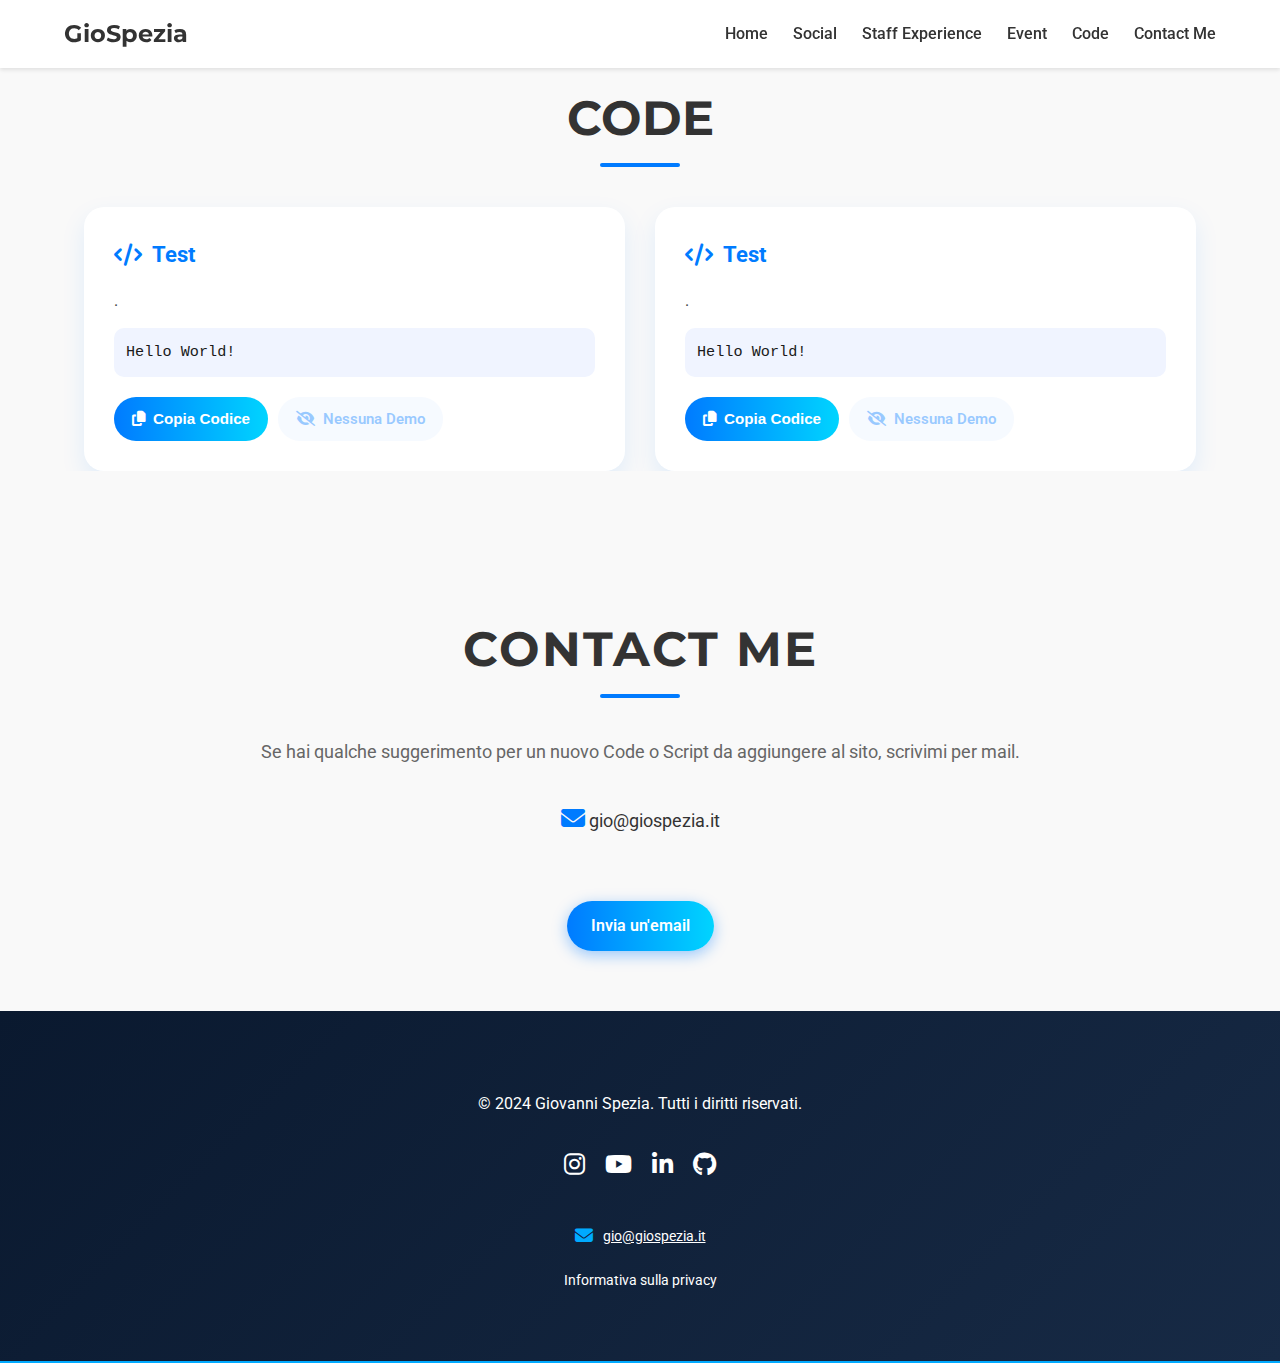
<file: code.html>
<!DOCTYPE html>
<html lang="it">
<head>
    <meta charset="UTF-8">
    <meta name="viewport" content="width=device-width, initial-scale=1.0">
    <title>Code - GioSpezia</title>
    <link rel="stylesheet" href="style.css">
    <link rel="stylesheet" href="https://cdnjs.cloudflare.com/ajax/libs/font-awesome/6.4.0/css/all.min.css">
    <link href="https://fonts.googleapis.com/css2?family=Roboto:wght@400;700&family=Montserrat:wght@600&display=swap" rel="stylesheet">
    <link rel="icon" href="img/icon.png" type="image/png">
</head>
<body>
    <canvas id="fireworksCanvas"></canvas>
    
    <header class="navbar">
        <div class="container">
            <div class="logo">
                <a href="index.html">GioSpezia</a>
            </div>
            <nav>
                <ul class="nav-links">
                    <li><a href="index.html" class="nav-link">Home</a></li>
                    <li><a href="social.html" class="nav-link">Social</a></li>
                    <li><a href="staffexp.html" class="nav-link">Staff Experience</a></li>
                    <li><a href="eventi.html" class="nav-link">Event</a></li>
                    <li><a href="code.html" class="nav-link">Code</a></li>
                    <li><a href="index.html#contact" class="nav-link">Contact Me</a></li>
                </ul>
            </nav>
            <div class="hamburger">
                <span></span>
                <span></span>
                <span></span>
            </div>
        </div>
    </header>

    <!-- Sezione Code Gallery -->
    <section class="code-section">
        <div class="container">
            <h2 class="animate-title">CODE</h2>
            <p class="section-subtitle"></p>
    
            <div class="code-cards">
                <!-- Card 1 -->
                <div class="code-card tilt">
                    <div class="code-header">
                        <i class="fas fa-code code-icon"></i>
                        <h3>Test</h3>
                    </div>
                    <p class="code-description">.</p>
                    <pre class="code-preview">Hello World!</pre>
                    <div class="code-actions">
                        <button class="copy-btn" onclick="copyToClipboard(`<p>Hello World!</p>`)">
                            <i class="fas fa-copy"></i> Copia Codice
                        </button>
                        <a href="#" class="demo-btn disabled"><i class="fas fa-eye-slash"></i> Nessuna Demo</a>
                    </div>
                </div>

                <!-- Card 2 -->
                <div class="code-card tilt">
                    <div class="code-header">
                        <i class="fas fa-code code-icon"></i>
                        <h3>Test</h3>
                    </div>
                    <p class="code-description">.</p>
                    <pre class="code-preview">Hello World!</pre>
                    <div class="code-actions">
                        <button class="copy-btn" onclick="copyToClipboard(`<p>Hello World!</p>`)">
                            <i class="fas fa-copy"></i> Copia Codice
                        </button>
                        <a href="#" class="demo-btn disabled"><i class="fas fa-eye-slash"></i> Nessuna Demo</a>
                    </div>
                </div>
            </div>
        </div>
    </section>     

    <!-- Sezione Contact Me -->
    <section id="contact" class="contact-section">
        <h2>Contact Me</h2>
        <p>Se hai qualche suggerimento per un nuovo Code o Script da aggiungere al sito, scrivimi per mail.</p>
        <div class="contact-info">
            <p><i class="fas fa-envelope contact-icon"></i> gio@giospezia.it</p>
        </div>
        <a href="mailto:gio@giospezia.it?subject=Richiesta%20di%20contatto" class="contact-btn">Invia un'email</a>
    </section>

    <!-- Footer -->
    <footer class="footer">
        <div class="container">
            <div class="footer-content">
                <p>&copy; 2024 Giovanni Spezia. Tutti i diritti riservati.</p>
                <div class="social-icons">
                    <a href="https://www.instagram.com/giospezia06/" target="_blank"><i class="fab fa-instagram"></i></a>
                    <a href="https://www.youtube.com/@GioSpezia" target="_blank"><i class="fab fa-youtube"></i></a>
                    <a href="https://www.linkedin.com/in/giovanni-spezia-71577124b/" target="_blank"><i class="fab fa-linkedin-in"></i></a>
                    <a href="https://github.com/giovannispezia" target="_blank"><i class="fab fa-github"></i></a>
                </div>
                <div class="quick-contact">
                    <div>
                        <i class="fas fa-envelope"></i> <a href="mailto:gio@giospezia.it">gio@giospezia.it</a>
                    </div>
                </div>
                <!-- Privacy Policy Link -->
                <div class="privacy-policy">
                    <a href="privacy.html" class="privacy-link">Informativa sulla privacy</a>
                </div>
            </div>
        </div>
    </footer>

    <!-- JavaScript -->            
    <script src="script.js"></script>

    <script>
        function copyToClipboard(code) {
            navigator.clipboard.writeText(code).then(() => {
                alert("Codice copiato!");
            }).catch(err => {
                alert("Errore nella copia.");
                console.error(err);
            });
        }
    </script>        
</body>
</html>
</file>
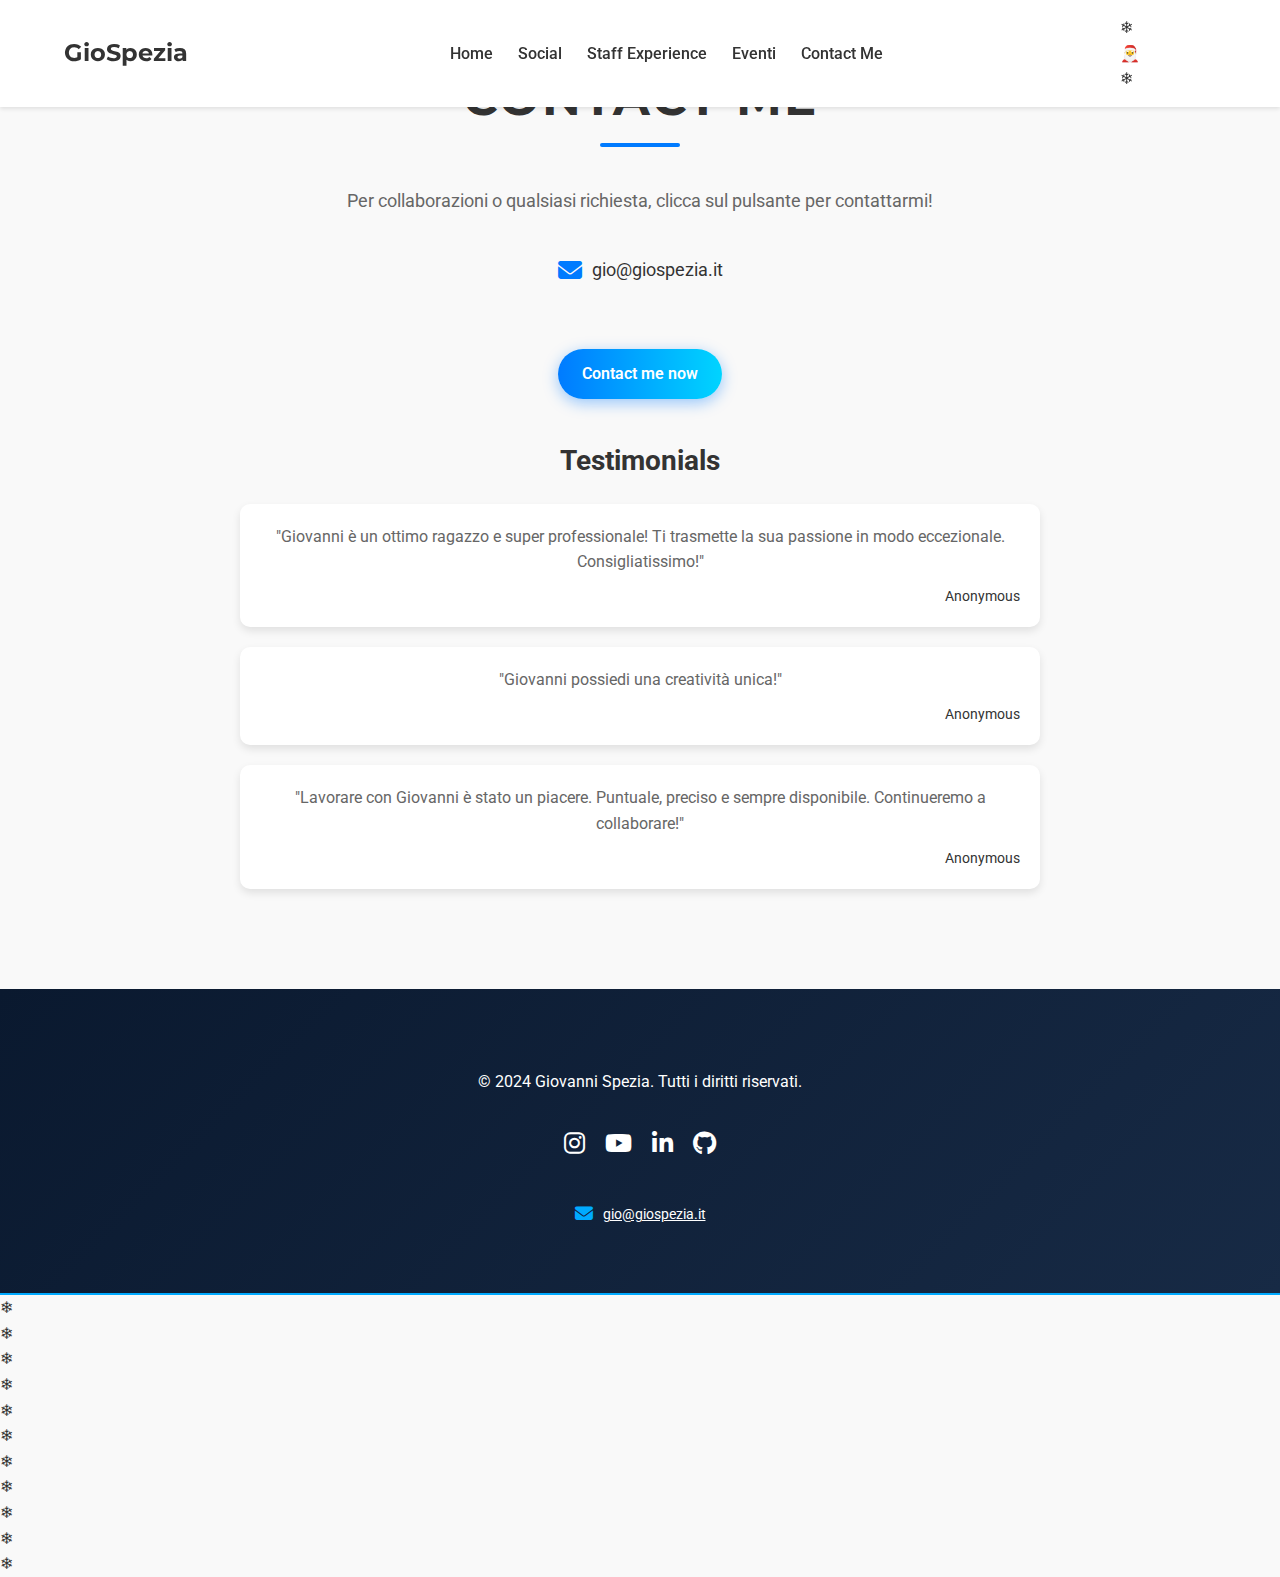
<file: contact.html>
<!DOCTYPE html>
<html lang="it">
<head>
    <meta charset="UTF-8">
    <meta name="viewport" content="width=device-width, initial-scale=1.0">
    <title>Contact Me - GioSpezia</title>
    <link rel="stylesheet" href="style.css">
    <link rel="stylesheet" href="https://cdnjs.cloudflare.com/ajax/libs/font-awesome/6.4.0/css/all.min.css">
    <link href="https://fonts.googleapis.com/css2?family=Roboto:wght@400;700&family=Montserrat:wght@600&display=swap" rel="stylesheet">
    <link rel="icon" href="img/avatar (1).png" type="image/png">
</head>
<body>
    <header class="navbar">
        <div class="container">
            <div class="logo">
                <a href="index.html">GioSpezia</a>
            </div>
            <nav>
                <ul class="nav-links">
                    <li><a href="index.html" class="nav-link">Home</a></li>
                    <li><a href="social.html" class="nav-link">Social</a></li>
                    <li><a href="staffexp.html" class="nav-link">Staff Experience</a></li>
                    <li><a href="eventi.html" class="nav-link">Eventi</a></li>
                    <li><a href="#" class="nav-link">Contact Me</a></li>
                </ul>
            </nav>
            <div class="hamburger">
                <span></span>
                <span></span>
                <span></span>
            </div>
            <div class="christmas-section">
                <div class="snowflake">❄</div>
                <div class="christmas-text"><a href="natale.html">🎅 Christmas</a></div>
                <div class="snowflake">❄</div>
            </div>
        </div>
    </header>

    <!-- Sezione Contact Me -->
    <section id="contact" class="contact-section">
        <div class="container">
            <h2>Contact Me</h2>
            <p>Per collaborazioni o qualsiasi richiesta, clicca sul pulsante per contattarmi!</p>
            <div class="contact-info">
                <i class="fas fa-envelope contact-icon"></i>
                <p>gio@giospezia.it</p>
            </div>
            <a href="https://giovannispezia.wixsite.com/ilmiosito" class="contact-btn">Contact me now</a>
            
            <!-- Sezione Testimonianze -->
            <div class="testimonials-section">
                <h3>Testimonials</h3>
                <div class="testimonials">
                    <div class="testimonial">
                        <p>"Giovanni è un ottimo ragazzo e super professionale! Ti trasmette la sua passione in modo eccezionale. Consigliatissimo!"</p>
                        <span>Anonymous</span>
                    </div>
                    <div class="testimonial">
                        <p>"Giovanni possiedi una creatività unica!"</p>
                        <span>Anonymous</span>
                    </div>
                    <div class="testimonial">
                        <p>"Lavorare con Giovanni è stato un piacere. Puntuale, preciso e sempre disponibile. Continueremo a collaborare!"</p>
                        <span>Anonymous</span>
                    </div>
                </div>
            </div>
        </div>
    </section>

    <!-- Footer -->
    <footer class="footer">
        <div class="container">
            <div class="footer-content">
                <p>&copy; 2024 Giovanni Spezia. Tutti i diritti riservati.</p>
                <div class="social-icons">
                    <a href="https://www.instagram.com/giospezia06/" target="_blank"><i class="fab fa-instagram"></i></a>
                    <a href="https://www.youtube.com/@GioSpezia" target="_blank"><i class="fab fa-youtube"></i></a>
                    <a href="https://www.linkedin.com/in/giovanni-spezia-71577124b/" target="_blank"><i class="fab fa-linkedin-in"></i></a>
                    <a href="https://github.com/giovannispezia" target="_blank"><i class="fab fa-github"></i></a>
                </div>
                <div class="quick-contact">
                    <div>
                        <i class="fas fa-envelope"></i> <a href="mailto:gio@giospezia.it">gio@giospezia.it</a>
                    </div>
                </div>
            </div>
        </div>
    </footer>    

    <!-- Effetto neve -->
    <div class="snowflakes" aria-hidden="true">
        <!-- Aggiunti più fiocchi di neve -->
        <div class="snowflake">❄</div>
        <div class="snowflake">❄</div>
        <div class="snowflake">❄</div>
        <div class="snowflake">❄</div>
        <div class="snowflake">❄</div>
        <div class="snowflake">❄</div>
        <div class="snowflake">❄</div>
        <div class="snowflake">❄</div>
        <div class="snowflake">❄</div>
        <div class="snowflake">❄</div>
        <div class="snowflake">❄</div>
    </div>

    <!-- Back to Top Button -->
    <button id="back-to-top"><i class="fas fa-chevron-up"></i></button>

    <!-- JavaScript -->
    <script src="script.js"></script>
</body>
</html>
</file>
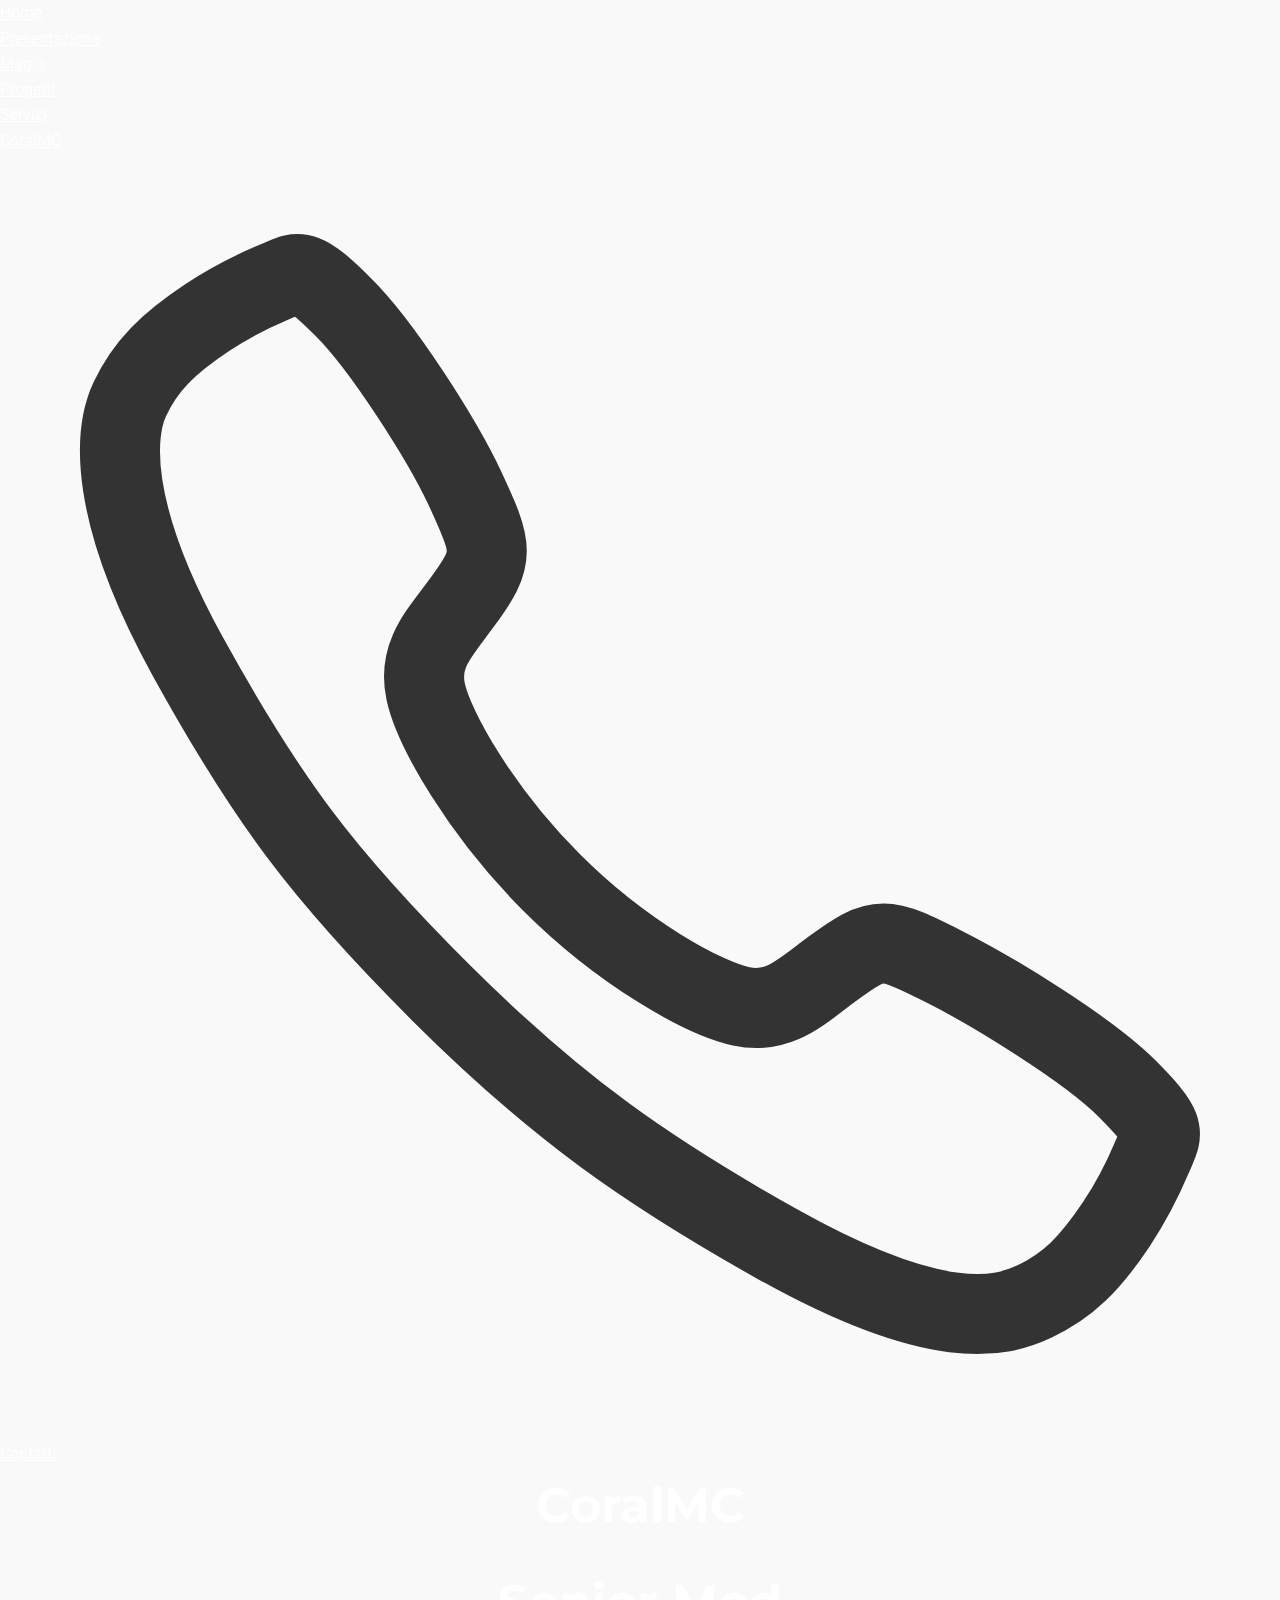
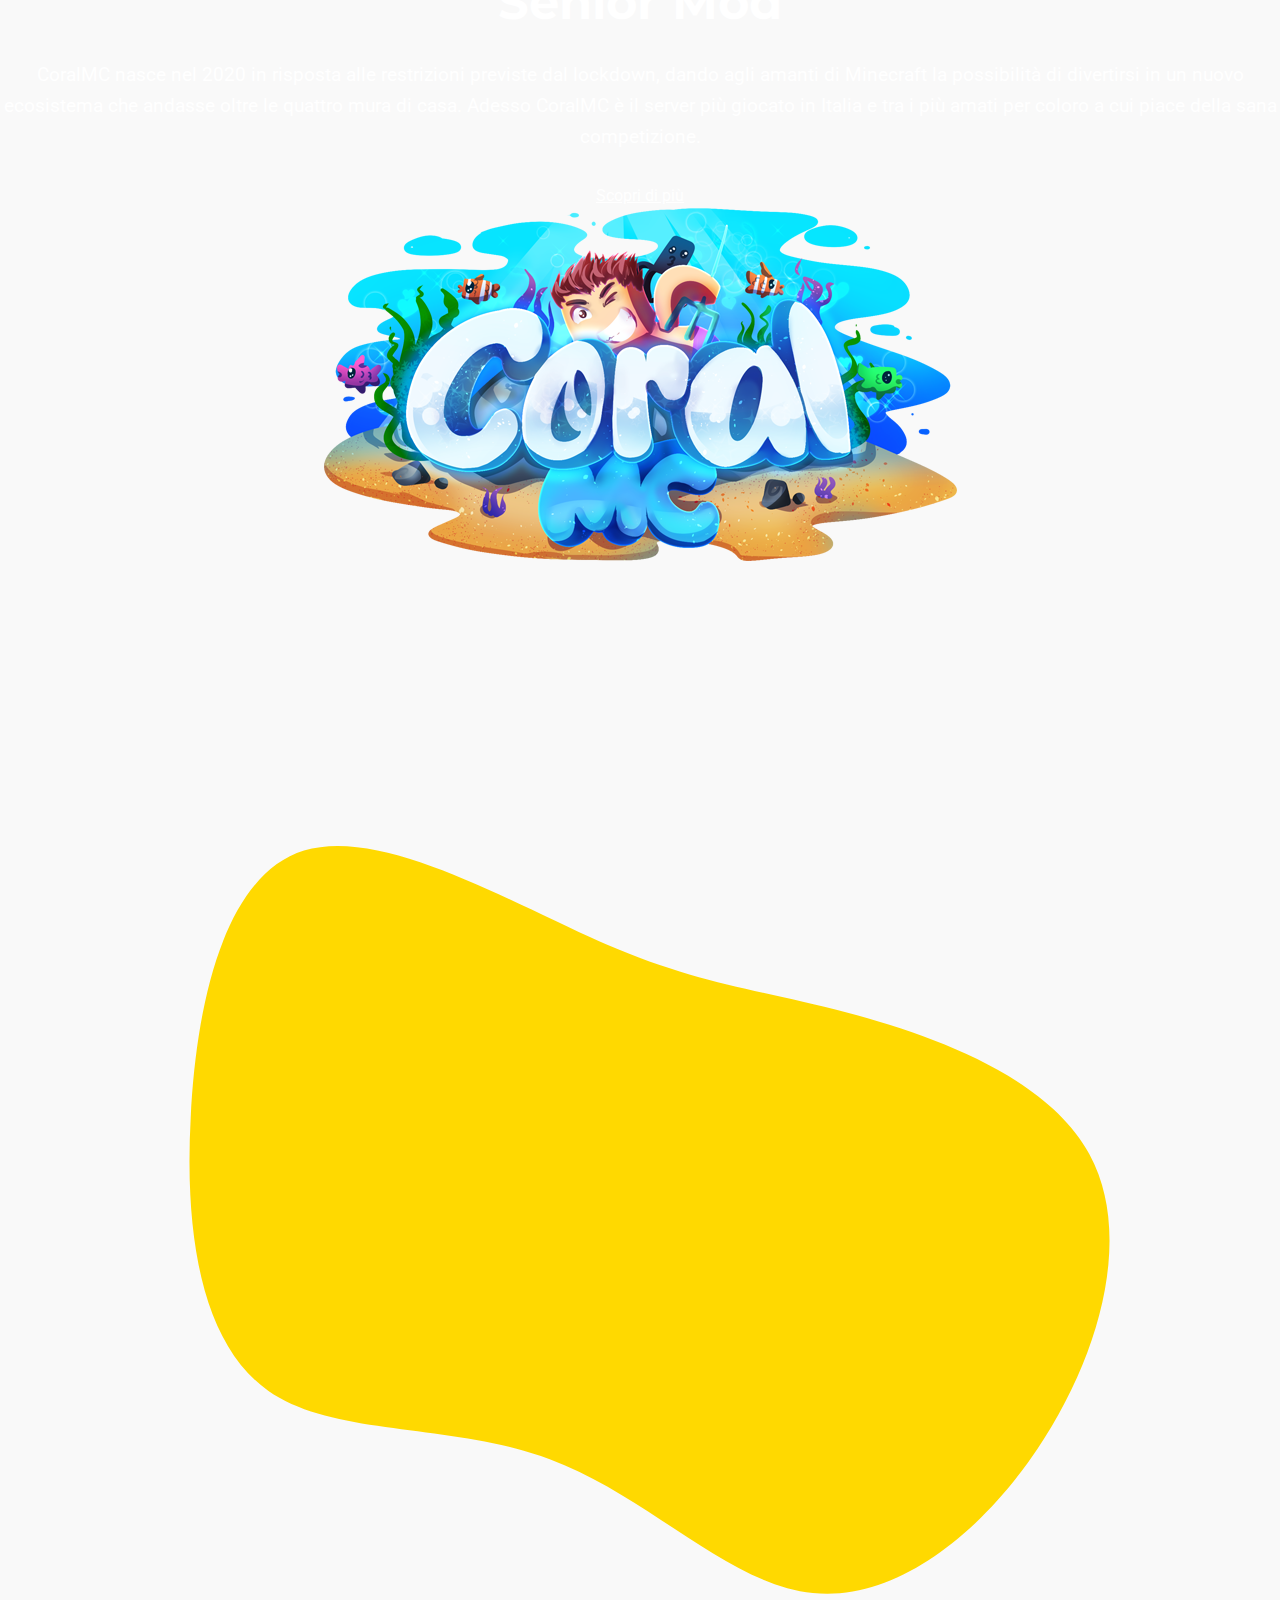
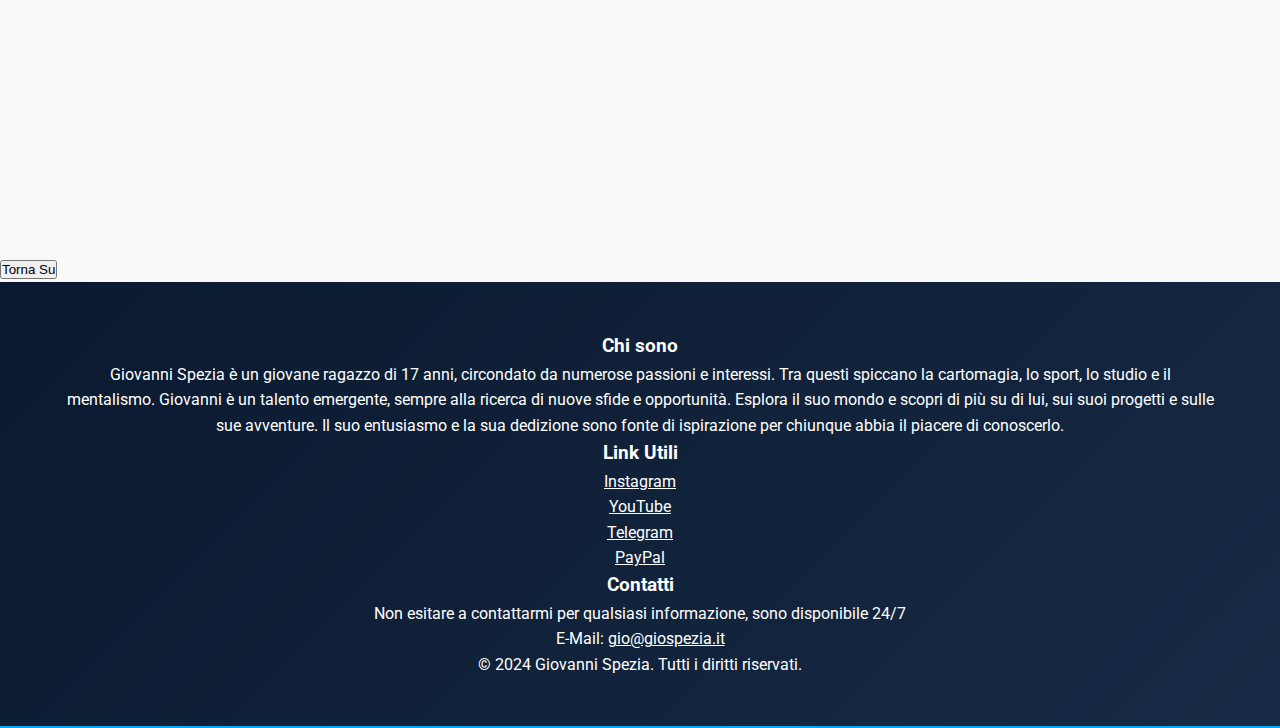
<file: coralmc.html>
<!DOCTYPE html>
<html lang="it">
<head>
  <meta charset="UTF-8">
  <meta name="viewport" content="width=device-width, initial-scale=1.0">
  <meta http-equiv="X-UA-Compatible" content="ie=edge">
  <title>CoralMC | Giovanni Spezia</title>
  <link href="https://fonts.googleapis.com/css2?family=Inter:wght@400;700&display=swap" rel="stylesheet">
  <link rel="stylesheet" href="style.css">
  <link rel="shortcut icon" href="img/avatar.png"/>
</head>
<body>

<header class="header">
  <div class="header__content">
    <ul class="header__menu">
        <li><a href="index.html">Home</a></li>
        <li><a href="index.html#presentazione">Presentazione</a></li>
        <li><a href="magia.html"">Magia</a></li>
        <li><a href="index.html#progetti">Progetti</a></li>
        <li><a href="index.html#servizi">Servizi</a></li>
        <li><a href="#" class="underline">CoralMC</a></li>
    </ul>
    <div class="header__quick">
      <svg xmlns="http://www.w3.org/2000/svg" class="ionicon" viewBox="0 0 512 512"><title>Call</title><path d="M451 374c-15.88-16-54.34-39.35-73-48.76-24.3-12.24-26.3-13.24-45.4.95-12.74 9.47-21.21 17.93-36.12 14.75s-47.31-21.11-75.68-49.39-47.34-61.62-50.53-76.48 5.41-23.23 14.79-36c13.22-18 12.22-21 .92-45.3-8.81-18.9-32.84-57-48.9-72.8C119.9 44 119.9 47 108.83 51.6A160.15 160.15 0 0083 65.37C67 76 58.12 84.83 51.91 98.1s-9 44.38 23.07 102.64 54.57 88.05 101.14 134.49S258.5 406.64 310.85 436c64.76 36.27 89.6 29.2 102.91 23s22.18-15 32.83-31a159.09 159.09 0 0013.8-25.8C465 391.17 468 391.17 451 374z" fill="none" stroke="currentColor" stroke-miterlimit="10" stroke-width="32"/></svg>
      <a class="button-small" href="https://giovannispezia.wixsite.com/ilmiosito">Contatti</a>
      <div class="icon-hamburger">
        <span></span>
        <span></span>
      </div>
    </div>
  </div>
</header>

<div class="overflow-h">
  <div class="grid hero">
    <div class="col-50 p-3 relative">
      <h1 class="text-1">CoralMC</h1>
      <h1 class="text-3">Senior Mod</h1>
      <p>
        CoralMC nasce nel 2020 in risposta alle restrizioni previste dal lockdown, dando agli amanti di Minecraft la possibilità di divertirsi in un nuovo ecosistema che andasse oltre le quattro mura di casa. Adesso CoralMC è il server più giocato in Italia e tra i più amati per coloro a cui piace della sana competizione.
      </p>
      <a href="https://www.coralmc.it" target="_blank" class="button">Scopri di più</a>
    </div>
    <div class="col-50 p-3 relative">
      <img src="img/coralmc.png" class="img-res img-round" alt="CoralMC">
      <svg class="blob" viewBox="0 0 200 200" xmlns="http://www.w3.org/2000/svg">
        <path fill="#ffd900" d="M32.3,-30.7C45.9,-27.1,63.6,-20.7,70.2,-8.6C76.8,3.5,72.4,21.3,63.2,35.8C54,50.3,40.2,61.4,27,60C13.8,58.7,1.3,44.8,-14.1,39.1C-29.5,33.3,-47.7,35.7,-58.1,28.4C-68.5,21,-71.2,4,-70.2,-14.3C-69.3,-32.6,-64.8,-52.2,-52.5,-56C-40.2,-59.8,-20.1,-47.8,-5.4,-41.4C9.4,-35,18.8,-34.3,32.3,-30.7Z" transform="translate(100 100)" />
      </svg>
    </div>
  </div>

  <!-- Tasto Torna su -->
  <button onclick="scrollToTop()" id="btnTop" title="Torna su">Torna Su</button>

  <!-- Telegram -->
  <script src="https://static.elfsight.com/platform/platform.js" data-use-service-core defer></script>
  <div class="elfsight-app-cf5fbfb4-83d7-411a-8481-abe43f403b7a" data-elfsight-app-lazy></div>

  <footer class="footer">
    <div class="container">
      <div class="footer__content">
        <div class="footer__section">
          <h3>Chi sono</h3>
          <p>Giovanni Spezia è un giovane ragazzo di 17 anni, circondato da numerose passioni e interessi. Tra questi spiccano la cartomagia, lo sport, lo studio e il mentalismo. 
            Giovanni è un talento emergente, sempre alla ricerca di nuove sfide e opportunità. 
            Esplora il suo mondo e scopri di più su di lui, sui suoi progetti e sulle sue avventure. 
            Il suo entusiasmo e la sua dedizione sono fonte di ispirazione per chiunque abbia il piacere di conoscerlo.</p>            
        </div>
        <div class="footer__section">
          <h3>Link Utili</h3>
          <ul>
            <li><a href="https://www.instagram.com/giospezia06/" class="titlelink" target="blank">Instagram</a></li>
            <li><a href="https://www.youtube.com/@giospezia" class="titlelink" target="blank">YouTube</a></li>
            <li><a href="https://t.me/GiovaSpezia" class="titlelink" target="blank">Telegram</a></li>
            <li><a href="https://paypal.me/GioSpezia" class="titlelink" target="blank">PayPal</a></li>
          </ul>
        </div>
        <div id="contattami" class="footer__section">
          <h3>Contatti</h3>
          <p>Non esitare a contattarmi per qualsiasi informazione, sono disponibile 24/7</p>
          <p>E-Mail: <a class="titlelink" href="mailto:gio@giospezia.it">gio@giospezia.it</a></p>
        </div>
      </div>
    </div>
    <div class="footer__bottom">
      <p>&copy; 2024 Giovanni Spezia. Tutti i diritti riservati.</p>
    </div>
  </footer>
  <!-- To Top Script -->
  <script>
    window.onscroll = function() {
      document.getElementById("btnTop").style.display = (document.body.scrollTop > 20 || document.documentElement.scrollTop > 20) ? "block" : "none";
    };

    function scrollToTop() {
      document.body.scrollTop = 0;
      document.documentElement.scrollTop = 0;
    }
  </script>

  <!-- Menu Toggle Script -->
  <script>
    document.querySelector('.icon-hamburger').addEventListener("click", function() {
      document.body.classList.toggle('menu-open');
    });

    document.querySelectorAll('.header__menu a').forEach((item) => {
      item.addEventListener("click", function() {
        document.querySelectorAll('.header__menu a').forEach((el) => el.classList.remove('underline'));
        item.classList.add('underline');
        document.body.classList.remove('menu-open');
      });
    });

    // Parallax Effect for Images in .hero
    window.addEventListener('scroll', function() {
      let winPos = window.pageYOffset;
      document.querySelectorAll('.hero img').forEach((img) => {
        let rect = img.getBoundingClientRect();
        if (winPos > rect.top) {
          img.style.transform = `translateY(${rect.top * -0.13}px)`;
        }
      });
    });
  </script>

</body>
</html>
</file>
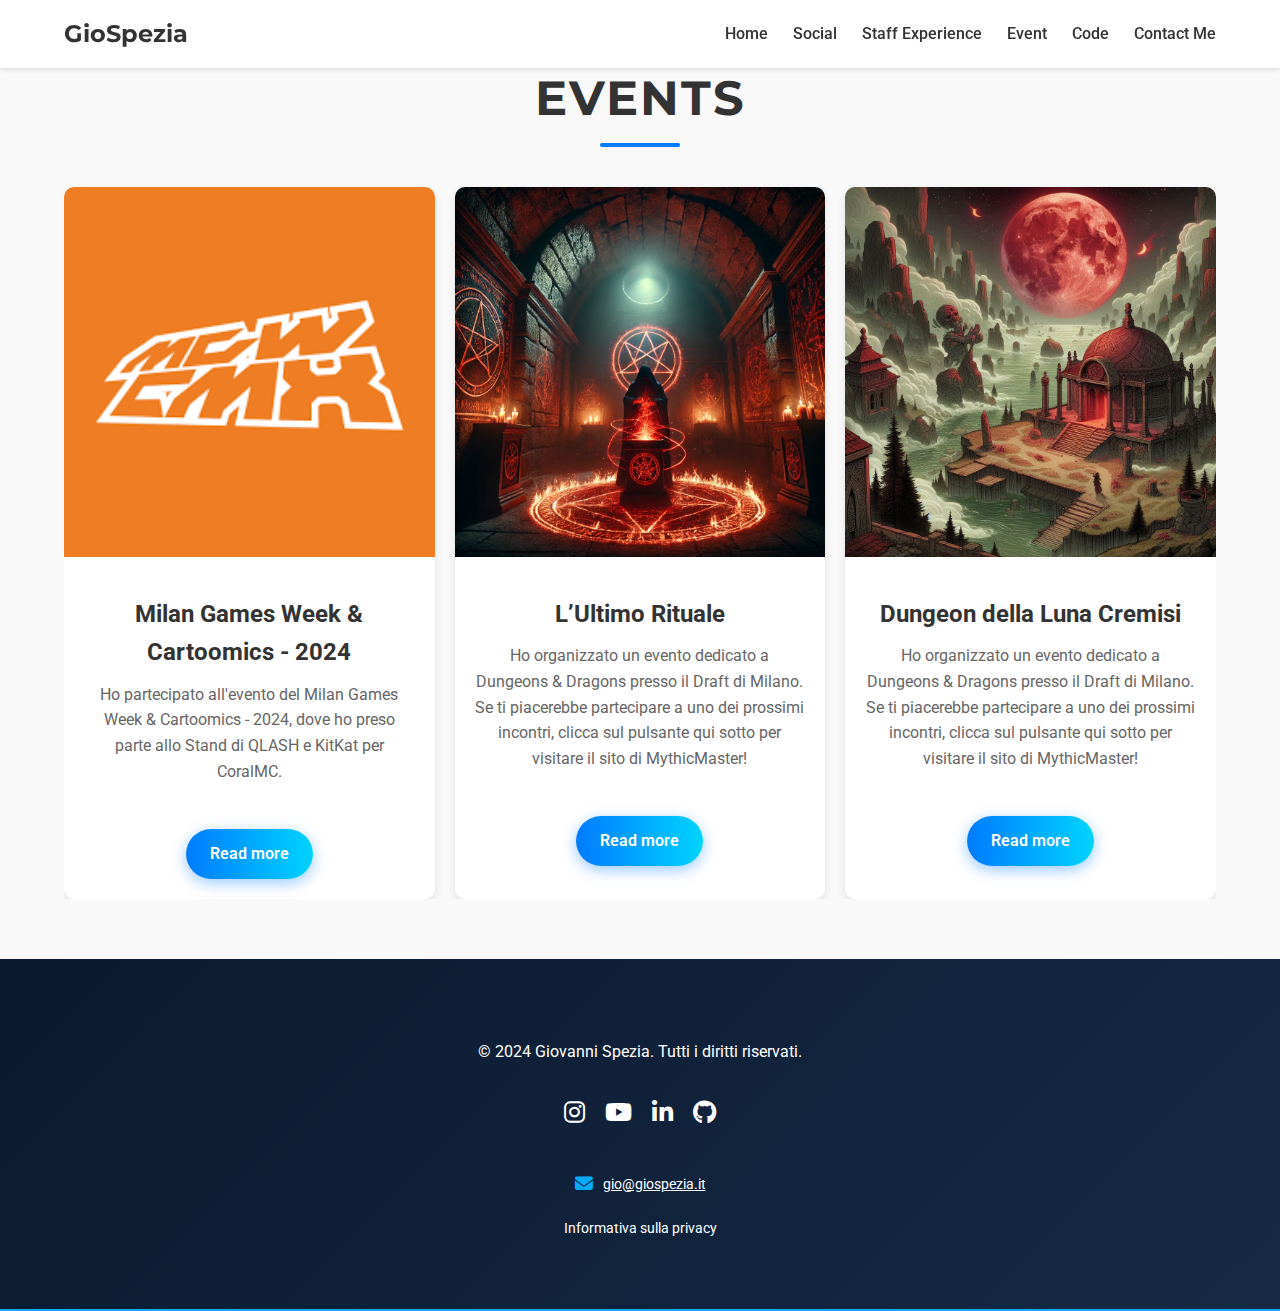
<file: eventi.html>
<!DOCTYPE html>
<html lang="it">
<head>
    <meta charset="UTF-8">
    <meta name="viewport" content="width=device-width, initial-scale=1.0">
    <title>Event - GioSpezia</title>
    <link rel="stylesheet" href="style.css">
    <link rel="stylesheet" href="https://cdnjs.cloudflare.com/ajax/libs/font-awesome/6.4.0/css/all.min.css">
    <link href="https://fonts.googleapis.com/css2?family=Roboto:wght@400;700&family=Montserrat:wght@600&display=swap" rel="stylesheet">
    <link rel="icon" href="img/icon.png" type="image/png">
</head>
<body>
    <canvas id="fireworksCanvas"></canvas>
    
    <header class="navbar">
        <div class="container">
            <div class="logo">
                <a href="index.html">GioSpezia</a>
            </div>
            <nav>
                <ul class="nav-links">
                    <li><a href="index.html" class="nav-link">Home</a></li>
                    <li><a href="social.html" class="nav-link">Social</a></li>
                    <li><a href="staffexp.html" class="nav-link">Staff Experience</a></li>
                    <li><a href="#eventi" class="nav-link">Event</a></li>
                    <li><a href="code.html" class="nav-link">Code</a></li>
                    <li><a href="index.html#contact" class="nav-link">Contact Me</a></li>
                </ul>
            </nav>
            <div class="hamburger">
                <span></span>
                <span></span>
                <span></span>
            </div>
        </div>
    </header>

    <!-- Sezione Eventi Partecipati -->
    <section id="events" class="events-section">
        <div class="container">
            <h2>Events</h2>
            <div class="events-grid">
                <div class="event-card">
                    <img src="img/GW.png" alt="Evento 1">
                    <div class="event-info">
                        <h3>Milan Games Week & Cartoomics - 2024</h3>
                        <p>Ho partecipato all'evento del Milan Games Week & Cartoomics - 2024, dove ho preso parte allo Stand di QLASH e KitKat per CoralMC.</p>
                        <a href="https://www.milangamesweek.it/" target="_blank" class="btn-primary">Read more</a>
                    </div>
                </div>
                <div class="events-grid">
                    <div class="event-card">
                        <img src="img/UltimoRituale.png" alt="Evento 2">
                        <div class="event-info">
                            <h3>L’Ultimo Rituale</h3>
                            <p>Ho organizzato un evento dedicato a Dungeons & Dragons presso il Draft di Milano. Se ti piacerebbe partecipare a uno dei prossimi incontri, clicca sul pulsante qui sotto per visitare il sito di MythicMaster!</p>
                            <a href="https://giovannispezia.github.io/MythicMaster/eventi.html" class="btn-primary">Read more</a>
                        </div>
                    </div>
                </div>
                <div class="events-grid">
                    <div class="event-card">
                        <img src="img/DungeonLucaCremisi.png" alt="Evento 3">
                        <div class="event-info">
                            <h3>Dungeon della Luna Cremisi</h3>
                            <p>Ho organizzato un evento dedicato a Dungeons & Dragons presso il Draft di Milano. Se ti piacerebbe partecipare a uno dei prossimi incontri, clicca sul pulsante qui sotto per visitare il sito di MythicMaster!</p>
                            <a href="https://giovannispezia.github.io/MythicMaster/eventi.html" class="btn-primary">Read more</a>
                        </div>
                    </div>
                </div>
            </div>
        </div>
    </section>

    <!-- Footer -->
    <footer class="footer">
        <div class="container">
            <div class="footer-content">
                <p>&copy; 2024 Giovanni Spezia. Tutti i diritti riservati.</p>
                <div class="social-icons">
                    <a href="https://www.instagram.com/giospezia06/" target="_blank"><i class="fab fa-instagram"></i></a>
                    <a href="https://www.youtube.com/@GioSpezia" target="_blank"><i class="fab fa-youtube"></i></a>
                    <a href="https://www.linkedin.com/in/giovanni-spezia-71577124b/" target="_blank"><i class="fab fa-linkedin-in"></i></a>
                    <a href="https://github.com/giovannispezia" target="_blank"><i class="fab fa-github"></i></a>
                </div>
                <div class="quick-contact">
                    <div>
                        <i class="fas fa-envelope"></i> <a href="mailto:gio@giospezia.it">gio@giospezia.it</a>
                    </div>
                </div>
                <!-- Privacy Policy Link -->
                <div class="privacy-policy">
                    <a href="privacy.html" class="privacy-link">Informativa sulla privacy</a>
                </div>
            </div>
        </div>
    </footer>

    <!-- JavaScript -->
    <script src="script.js"></script>
</body>
</html>
</file>
<file: jarvis.html>
<!DOCTYPE html>
<html lang="it">
<head>
  <meta charset="UTF-8" />
  <meta name="viewport" content="width=device-width, initial-scale=1.0"/>
  <title>J.A.R.V.I.S | GioSpezia</title>
  <link rel="stylesheet" href="style.css"/>
  <link rel="stylesheet" href="https://cdnjs.cloudflare.com/ajax/libs/font-awesome/6.4.0/css/all.min.css"/>
  <link href="https://fonts.googleapis.com/css2?family=Roboto:wght@400;700&family=Montserrat:wght@600&display=swap" rel="stylesheet"/>
  <link rel="icon" href="img/icon.png" type="image/png"/>

  <!-- ====== STILI SPECIFICI J.A.R.V.I.S ====== -->
  <style>
    /* Sezione principale */
    .jarvis-section{
      padding:100px 20px;
      background:linear-gradient(135deg,#fdfdfd,#f3f6fa);
      display:flex;flex-direction:column;align-items:center
    }

    /* Titolo nero con linea colorata */
    .jarvis-header{text-align:center;margin-bottom:50px;position:relative}
    .jarvis-header h2{
      font-size:3rem;font-family:'Montserrat',sans-serif;font-weight:700;color:#111;
      display:inline-block;margin-bottom:20px;position:relative
    }
    .jarvis-header h2::after{
      content:"";width:100px;height:5px;border-radius:3px;
      background-color: #007BFF;
      position:absolute;left:50%;bottom:-12px;transform:translateX(-50%);
      box-shadow:0 0 14px rgba(0,123,255,.35)
    }
    .jarvis-header p{color:#666;font-size:1.1rem;margin-top:10px}

    /* Chat box (glassmorphism) */
    .chat-box{
      width:100%;max-width:850px;height:520px;background:rgba(255,255,255,.75);
      backdrop-filter:blur(12px);-webkit-backdrop-filter:blur(12px);
      border-radius:20px;border:1px solid rgba(200,200,200,.5);
      box-shadow:0 12px 30px rgba(0,0,0,.12);
      display:flex;flex-direction:column;overflow:hidden;transition:.3s
    }
    .chat-box:hover{transform:translateY(-4px);box-shadow:0 16px 40px rgba(0,0,0,.15)}

    /* Area messaggi */
    .chat-messages{
      flex:1;padding:24px;overflow-y:auto;display:flex;flex-direction:column;gap:14px;scroll-behavior:smooth
    }
    .chat-messages::-webkit-scrollbar{width:8px}
    .chat-messages::-webkit-scrollbar-thumb{background:#c5c5c5;border-radius:10px}
    .chat-messages::-webkit-scrollbar-track{background:#f0f0f0}

    /* Bolle messaggi */
    .message{
      max-width:75%;padding:14px 18px;border-radius:18px;font-size:1rem;line-height:1.5;
      word-wrap:break-word;animation:fadeIn .3s ease;position:relative
    }
    .user-msg{
      align-self:flex-end;color:#fff;background:linear-gradient(135deg,#007BFF,#00D4FF);
      border-bottom-right-radius:6px;box-shadow:0 3px 10px rgba(0,122,255,.28)
    }
    .ai-msg{
      align-self:flex-start;color:#222;background:#eef3ff;border:1px solid #dbe1ff;border-bottom-left-radius:6px
    }

    /* Barra input */
    .chat-input{display:flex;align-items:center;gap:8px;border-top:1px solid #ddd;background:#fff;padding:10px}
    .chat-input .input-wrap{flex:1;position:relative}
    .chat-input input{
      width:100%;border:none;background:transparent;padding:14px 44px 14px 14px;outline:none;color:#333;font-size:1rem
    }
    .chat-input .right-actions{display:flex;gap:8px}
    .chat-input button{
      border:none;cursor:pointer;font-size:1.1rem;color:#fff;border-radius:12px;
      padding:12px 16px;display:inline-flex;align-items:center;justify-content:center;transition:.25s
    }

    /* Microfono */
    #voiceBtn{background:#28a745}
    #voiceBtn:hover{background:#1e7e34}
    #voiceBtn.voice-active{
      background:#dc3545;animation:pulse 1.2s infinite
    }
    @keyframes pulse{
      0%{box-shadow:0 0 0 0 rgba(220,53,69,.45)}
      70%{box-shadow:0 0 0 14px rgba(220,53,69,0)}
      100%{box-shadow:0 0 0 0 rgba(220,53,69,0)}
    }

    /* Invia */
    #sendBtn{background:linear-gradient(135deg,#007BFF,#00D4FF)}
    #sendBtn:hover{background:linear-gradient(135deg,#0056b3,#0099cc)}

    /* Stato voce */
    .voice-status{
      font-size:.92rem;color:#666;background:#fafafa;border-top:1px dashed #eee;
      padding:8px 12px;display:none
    }
    .voice-status.show{display:block}

    .dark .jarvis-section{
      padding:100px 20px;
      background:linear-gradient(135deg,#181c22,#232a36);
      display:flex;flex-direction:column;align-items:center
    }

    .dark .jarvis-header{text-align:center;margin-bottom:50px;position:relative}
    .dark .jarvis-header h2{
      font-size:3rem;font-family:'Montserrat',sans-serif;font-weight:700;color:#f3f6fa;
      display:inline-block;margin-bottom:20px;position:relative
    }
    .dark .jarvis-header h2::after{
      content:"";width:100px;height:5px;border-radius:3px;
      background-color:#00D4FF;
      position:absolute;left:50%;bottom:-12px;transform:translateX(-50%);
      box-shadow:0 0 14px rgba(0,212,255,.35)
    }
    .dark .jarvis-header p{color:#bfc8db;font-size:1.1rem;margin-top:10px}

    .dark .chat-box{
      width:100%;max-width:850px;height:520px;background:rgba(32,38,50,.85);
      backdrop-filter:blur(12px);-webkit-backdrop-filter:blur(12px);
      border-radius:20px;border:1px solid rgba(60,70,90,.5);
      box-shadow:0 12px 30px rgba(0,0,0,.32);
      display:flex;flex-direction:column;overflow:hidden;transition:.3s
    }
    .dark .chat-box:hover{transform:translateY(-4px);box-shadow:0 16px 40px rgba(0,0,0,.45)}

    .dark .chat-messages{
      flex:1;padding:24px;overflow-y:auto;display:flex;flex-direction:column;gap:14px;scroll-behavior:smooth
    }
    .dark .chat-messages::-webkit-scrollbar{width:8px}
    .dark .chat-messages::-webkit-scrollbar-thumb{background:#3a4252;border-radius:10px}
    .dark .chat-messages::-webkit-scrollbar-track{background:#232a36}

    .dark .message{
      max-width:75%;padding:14px 18px;border-radius:18px;font-size:1rem;line-height:1.5;
      word-wrap:break-word;animation:fadeIn .3s ease;position:relative
    }
    .dark .user-msg{
      align-self:flex-end;color:#fff;background:linear-gradient(135deg,#007BFF,#00D4FF);
      border-bottom-right-radius:6px;box-shadow:0 3px 10px rgba(0,212,255,.28)
    }
    .dark .ai-msg{
      align-self:flex-start;color:#eaf2ff;background:#232a36;border:1px solid #2d3545;border-bottom-left-radius:6px
    }

    .dark .chat-input{display:flex;align-items:center;gap:8px;border-top:1px solid #2d3545;background:#232a36;padding:10px}
    .dark .chat-input .input-wrap{flex:1;position:relative}
    .dark .chat-input input{
      width:100%;border:none;background:transparent;padding:14px 44px 14px 14px;outline:none;color:#eaf2ff;font-size:1rem
    }
    .dark .chat-input .right-actions{display:flex;gap:8px}
    .dark .chat-input button{
      border:none;cursor:pointer;font-size:1.1rem;color:#fff;border-radius:12px;
      padding:12px 16px;display:inline-flex;align-items:center;justify-content:center;transition:.25s
    }

    .dark #voiceBtn{background:#28a745}
    .dark #voiceBtn:hover{background:#1e7e34}
    .dark #voiceBtn.voice-active{
      background:#dc3545;animation:pulse 1.2s infinite
    }
    @keyframes pulse{
      0%{box-shadow:0 0 0 0 rgba(220,53,69,.45)}
      70%{box-shadow:0 0 0 14px rgba(220,53,69,0)}
      100%{box-shadow:0 0 0 0 rgba(220,53,69,0)}
    }

    .dark #sendBtn{background:linear-gradient(135deg,#007BFF,#00D4FF)}
    .dark #sendBtn:hover{background:linear-gradient(135deg,#0056b3,#0099cc)}

    .dark .voice-status{
      font-size:.92rem;color:#bfc8db;background:#232a36;border-top:1px dashed #2d3545;
      padding:8px 12px;display:none
    }
    .dark .voice-status.show{display:block}

    /* Piccola animazione d’ingresso */
    @keyframes fadeIn{from{opacity:0;transform:translateY(6px)}to{opacity:1;transform:translateY(0)}}
  </style>
</head>

<body>
  <canvas id="fireworksCanvas"></canvas>

  <!-- Loader -->
  <div id="loader-wrapper"><div id="loader-text">GioSpezia</div></div>

  <!-- Back to Top -->
  <button id="back-to-top" aria-label="Torna su"><i class="fas fa-chevron-up"></i></button>

  <!-- Cookie Banner -->
  <div id="cookieBox" class="cookie-banner" style="display:none;">
    <button id="closeBanner" aria-label="Chiudi cookie banner"><i class="fa-solid fa-xmark"></i></button>
    <div class="cookie-content">
      <h3>🍪 Questo sito utilizza i cookie</h3>
      <p>Miglioriamo la tua esperienza. Puoi accettare tutti o personalizzare le preferenze.</p>
      <div class="cookie-buttons">
        <button id="acceptCookies">Accetta Tutto</button>
        <button id="customizeCookies" class="outline">Personalizza</button>
      </div>
      <div id="cookieManage" class="cookie-manage">
        <h4>🎛️ Gestisci Preferenze</h4>
        <label><input type="checkbox" id="analytics"/> Cookie Analitici</label><br/>
        <label><input type="checkbox" id="marketing"/> Cookie Marketing</label><br/>
        <button id="savePreferences">Salva Preferenze</button>
      </div>
    </div>
  </div>

  <!-- Bottone per riaprire il banner -->
  <button id="reopenButton" style="display:none;position:fixed;bottom:20px;left:20px;z-index:9999;">🍪 Cookie</button>

  <!-- Contenuto principale -->
  <div id="content" style="display:none;">
    <header class="navbar">
            <div class="container">
                <div class="logo">
                <a href="https://giospezia.it">GioSpezia</a>
                </div>
                <nav>
                <ul class="nav-links">
                    <li><a href="index.html" class="nav-link">Home</a></li>
                    <li><a href="social.html" class="nav-link">Social</a></li>
                    <li><a href="staffexp.html" class="nav-link">Staff Experience</a></li>
                    <li><a href="eventi.html" class="nav-link">Event</a></li>
                    <li><a href="jarvis.html" class="nav-link active">J.A.R.V.I.S</a></li>
                    <li><a href="contact.html" class="nav-link">Contact Me</a></li>
                </ul>
                </nav>
                <div class="hamburger">
                <span></span><span></span><span></span>
                </div>
                <!-- Theme Toggle Button -->
                <button class="theme-toggle" id="themeToggle" aria-label="Cambia tema" aria-pressed="false">
                    <svg class="icon-sun" viewBox="0 0 24 24" fill="none" stroke="currentColor" stroke-width="2">
                        <circle cx="12" cy="12" r="5"/>
                        <line x1="12" y1="1" x2="12" y2="3"/>
                        <line x1="12" y1="21" x2="12" y2="23"/>
                        <line x1="4.22" y1="4.22" x2="5.64" y2="5.64"/>
                        <line x1="18.36" y1="18.36" x2="19.78" y2="19.78"/>
                        <line x1="1" y1="12" x2="3" y2="12"/>
                        <line x1="21" y1="12" x2="23" y2="12"/>
                        <line x1="4.22" y1="19.78" x2="5.64" y2="18.36"/>
                        <line x1="18.36" y1="5.64" x2="19.78" y2="4.22"/>
                    </svg>
                    <svg class="icon-moon" viewBox="0 0 24 24" fill="currentColor">
                        <path d="M21 12.79A9 9 0 1 1 11.21 3 7 7 0 0 0 21 12.79z"/>
                    </svg>
                </button>
            </div>
        </header>

    <!-- ====== SEZIONE J.A.R.V.I.S ====== -->
    <section class="jarvis-section">
      <div class="jarvis-header">
        <h2>J.A.R.V.I.S</h2>
        <p>La tua futura AI personale</p>
      </div>

      <div class="chat-box" role="region" aria-label="Chat J.A.R.V.I.S">
        <div class="chat-messages" id="chatMessages">
          <div class="ai-msg message">👋 Ciao! Sono J.A.R.V.I.S. Come posso aiutarti oggi?</div>
        </div>

        <div class="chat-input">
          <div class="input-wrap">
            <input type="text" id="userInput" placeholder="Scrivi un messaggio..." autocomplete="off" aria-label="Scrivi un messaggio"/>
          </div>
          <div class="right-actions">
            <button id="voiceBtn" aria-label="Dettatura vocale (clicca per avviare/fermare)"><i class="fas fa-microphone"></i></button>
            <button id="sendBtn" aria-label="Invia messaggio"><i class="fas fa-paper-plane"></i></button>
          </div>
        </div>

        <div id="voiceStatus" class="voice-status" aria-live="polite"></div>
      </div>
    </section>
  </div>

  <!-- Footer -->
  <footer class="footer">
    <div class="container">
      <div class="footer-content">
        <p>&copy; 2024 Giovanni Spezia. Tutti i diritti riservati.</p>
        <div class="social-icons">
          <a href="https://www.instagram.com/giospezia06/" target="_blank" rel="noopener"><i class="fab fa-instagram"></i></a>
          <a href="https://www.youtube.com/@GioSpezia" target="_blank" rel="noopener"><i class="fab fa-youtube"></i></a>
          <a href="https://www.linkedin.com/in/giovanni-spezia-71577124b/" target="_blank" rel="noopener"><i class="fab fa-linkedin-in"></i></a>
          <a href="https://github.com/giovannispezia" target="_blank" rel="noopener"><i class="fab fa-github"></i></a>
        </div>
        <div class="quick-contact">
          <div><i class="fas fa-envelope"></i> <a href="mailto:gio@giospezia.it">gio@giospezia.it</a></div>
        </div>
        <div class="privacy-policy">
          <a href="privacy.html" class="privacy-link">Informativa sulla privacy</a>
        </div>
      </div>
    </div>
  </footer>

  <!-- Script generali del sito -->
  <script src="script.js"></script>

  <script>
    document.addEventListener("DOMContentLoaded", function() {
      // Elementi base
      const chatMessages = document.getElementById("chatMessages");
      const userInput    = document.getElementById("userInput");
      const sendBtn      = document.getElementById("sendBtn");
      const voiceBtn     = document.getElementById("voiceBtn");
      const voiceStatus  = document.getElementById("voiceStatus");

      // Utility: aggiunge un messaggio alla chat
      function appendMessage(text, type) { // type: 'user' | 'ai'
        if (!chatMessages) return; // Sicurezza se chatMessages non esiste
        const el = document.createElement("div");
        el.classList.add(type === "user" ? "user-msg" : "ai-msg", "message");
        el.textContent = text;
        chatMessages.appendChild(el);
        chatMessages.scrollTop = chatMessages.scrollHeight;
      }

      // Invia messaggio (manuale) con integrazione API
      async function sendMessage() {
        const text = userInput.value.trim();
        if (!text) return;
        appendMessage(text, "user");
        userInput.value = "";

        // Chiamata API a Gemini
        try {
          const apiKey = ''; // Per test locale; usa backend per produzione
          const response = await fetch('https://generativelanguage.googleapis.com/v1beta/models/gemini-1.5-flash-latest:generateContent?key=' + apiKey, {
            method: 'POST',
            headers: { 'Content-Type': 'application/json' },
            body: JSON.stringify({
              contents: [{ parts: [{ text: text }] }],
              generationConfig: { temperature: 0.7 } // Opzionale: rende le risposte più naturali
            })
          });

          if (!response.ok) {
            throw new Error('Errore API: ' + response.statusText + ' (' + response.status + ')');
          }

          const data = await response.json();
          const aiResponse = data.candidates?.[0]?.content?.parts?.[0]?.text?.trim() || "Nessuna risposta valida dall'API";
          appendMessage(aiResponse, "ai");
        } catch (error) {
          appendMessage("⚠️ Errore: " + (error.message || "Problema con la connessione o l'API"), "ai");
        }
      }

      // Click invio
      if (sendBtn) sendBtn.addEventListener("click", sendMessage);
      // Invio con Enter
      if (userInput) userInput.addEventListener("keydown", (e) => {
        if (e.key === "Enter") {
          e.preventDefault();
          sendMessage();
        }
      });

      // === Riconoscimento vocale (Web Speech API) ===
      const SpeechRecognition = window.SpeechRecognition || window.webkitSpeechRecognition;
      let recognition = null;
      let listening = false;
      const originalPlaceholder = userInput?.placeholder || "Scrivi un messaggio...";

      function setVoiceUI(active, text) {
        listening = active;
        if (voiceBtn) voiceBtn.classList.toggle("voice-active", active);
        if (userInput) userInput.placeholder = active ? "Ascoltando... parla ora" : originalPlaceholder;
        if (voiceStatus) {
          if (text) {
            voiceStatus.textContent = text;
            voiceStatus.classList.add("show");
          } else {
            voiceStatus.classList.remove("show");
            voiceStatus.textContent = "";
          }
        }
      }

      if (SpeechRecognition) {
        recognition = new SpeechRecognition();
        recognition.lang = "it-IT";
        recognition.continuous = false;
        recognition.interimResults = false;

        recognition.onstart = () => setVoiceUI(true, "🎤 In ascolto...");
        recognition.onend   = () => setVoiceUI(false, "✅ Registrazione terminata");
        recognition.onerror = (e) => setVoiceUI(false, "⚠️ Errore: " + (e.error || "sconosciuto"));

        recognition.onresult = (event) => {
          const transcript = event.results[0][0].transcript;
          if (userInput) userInput.value = transcript;
          setVoiceUI(false, "📝 Testo trascritto. Premi invio per spedire.");
        };

        if (voiceBtn) voiceBtn.addEventListener("click", () => {
          if (!listening) recognition.start();
          else recognition.stop();
        });
      } else {
        if (voiceBtn) {
          voiceBtn.disabled = true;
          voiceBtn.title = "Il tuo browser non supporta la dettatura";
          voiceBtn.style.opacity = .6;
        }
        if (voiceStatus) {
          voiceStatus.textContent = "⚠️ Dettatura non supportata su questo browser.";
          voiceStatus.classList.add("show");
        }
      }
    });
  </script>
</body>
</html>
</file>
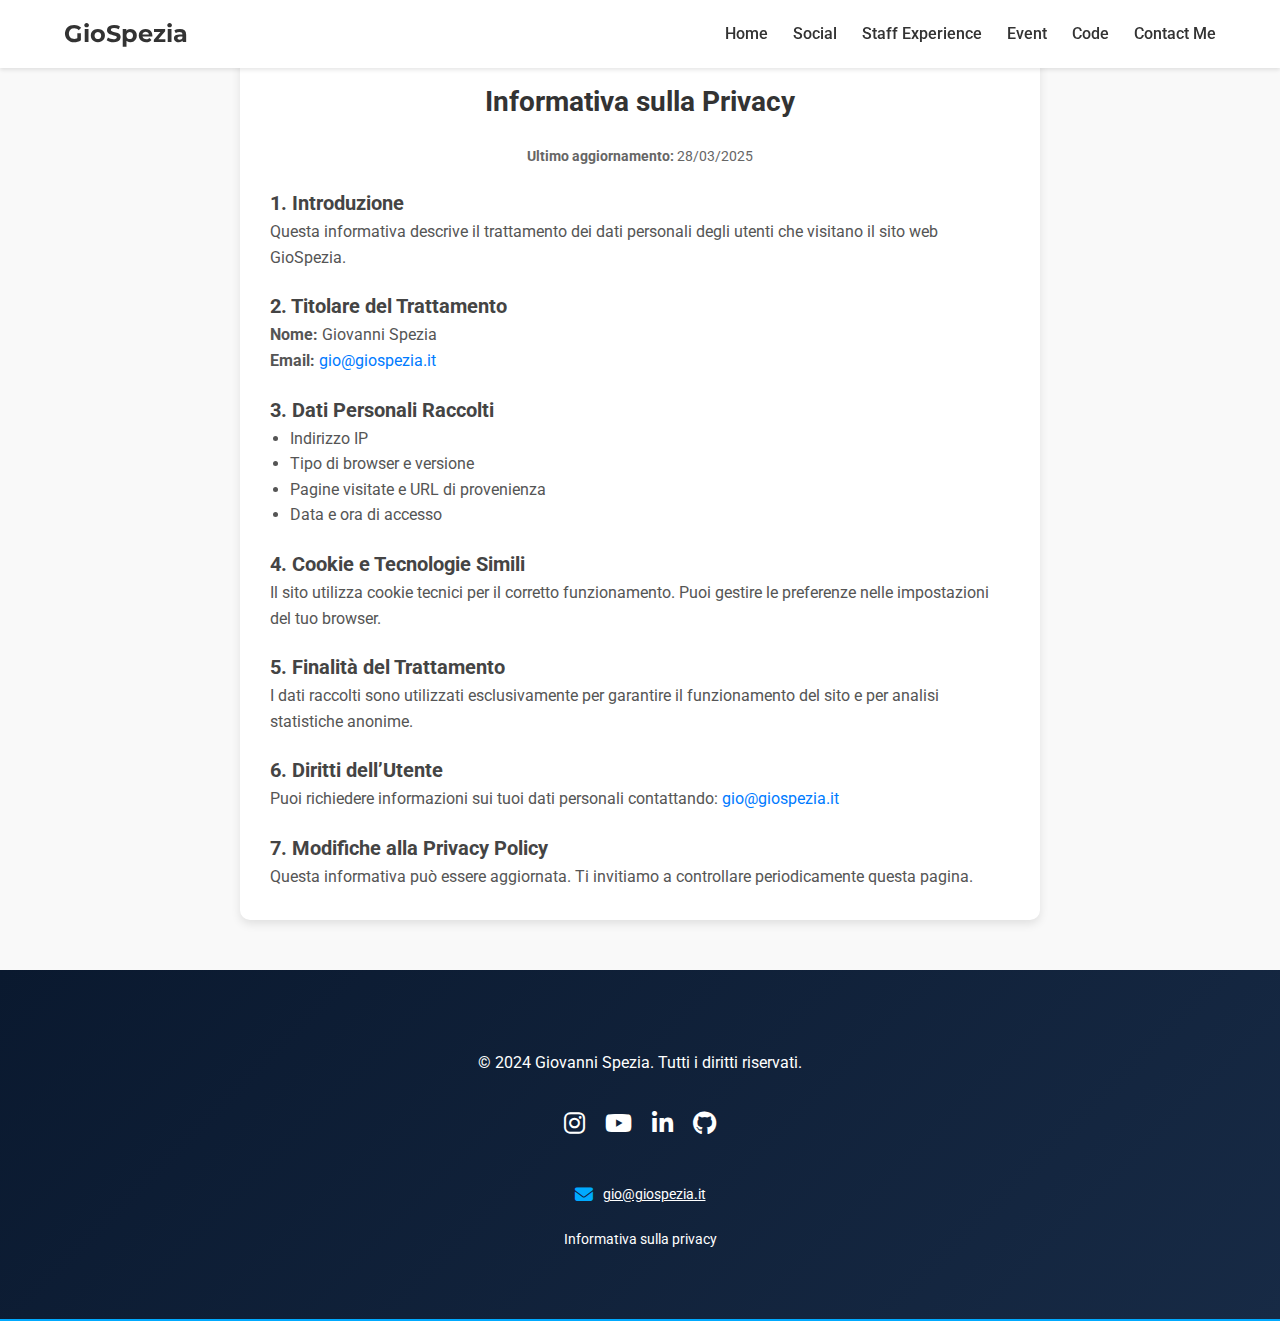
<file: privacy.html>
<!DOCTYPE html>
<html lang="it">
<head>
    <meta charset="UTF-8">
    <meta name="viewport" content="width=device-width, initial-scale=1.0">
    <title>Privacy - GioSpezia</title>
    <link rel="stylesheet" href="style.css">
    <link rel="stylesheet" href="https://cdnjs.cloudflare.com/ajax/libs/font-awesome/6.4.0/css/all.min.css">
    <link href="https://fonts.googleapis.com/css2?family=Roboto:wght@400;700&family=Montserrat:wght@600&display=swap" rel="stylesheet">
    <link rel="icon" href="img/icon.png" type="image/png">
</head>
<body>
    <canvas id="fireworksCanvas"></canvas>
    
    <header class="navbar">
        <div class="container">
            <div class="logo">
                <a href="index.html">GioSpezia</a>
            </div>
            <nav>
                <ul class="nav-links">
                    <li><a href="index.html" class="nav-link">Home</a></li>
                    <li><a href="social.html" class="nav-link">Social</a></li>
                    <li><a href="staffexp.html" class="nav-link">Staff Experience</a></li>
                    <li><a href="eventi.html" class="nav-link">Event</a></li>
                    <li><a href="code.html" class="nav-link">Code</a></li>
                    <li><a href="index.html#contact" class="nav-link">Contact Me</a></li>
                </ul>
            </nav>
            <div class="hamburger">
                <span></span>
                <span></span>
                <span></span>
            </div>
        </div>
    </header> 

    <!-- Sezione Privacy Policy con grafica migliorata -->
    <section id="privacy" class="privacy-section">
        <div class="container privacy-container">
            <h2 class="privacy-title">Informativa sulla Privacy</h2>
            <p class="privacy-date"><strong>Ultimo aggiornamento:</strong> 28/03/2025</p>

            <div class="privacy-content">
                <h3>1. Introduzione</h3>
                <p>Questa informativa descrive il trattamento dei dati personali degli utenti che visitano il sito web GioSpezia.</p>

                <h3>2. Titolare del Trattamento</h3>
                <p><strong>Nome:</strong> Giovanni Spezia</p>
                <p><strong>Email:</strong> <a href="mailto:gio@giospezia.it">gio@giospezia.it</a></p>

                <h3>3. Dati Personali Raccolti</h3>
                <ul>
                    <li>Indirizzo IP</li>
                    <li>Tipo di browser e versione</li>
                    <li>Pagine visitate e URL di provenienza</li>
                    <li>Data e ora di accesso</li>
                </ul>

                <h3>4. Cookie e Tecnologie Simili</h3>
                <p>Il sito utilizza cookie tecnici per il corretto funzionamento. Puoi gestire le preferenze nelle impostazioni del tuo browser.</p>

                <h3>5. Finalità del Trattamento</h3>
                <p>I dati raccolti sono utilizzati esclusivamente per garantire il funzionamento del sito e per analisi statistiche anonime.</p>

                <h3>6. Diritti dell’Utente</h3>
                <p>Puoi richiedere informazioni sui tuoi dati personali contattando: <a href="mailto:gio@giospezia.it">gio@giospezia.it</a></p>

                <h3>7. Modifiche alla Privacy Policy</h3>
                <p>Questa informativa può essere aggiornata. Ti invitiamo a controllare periodicamente questa pagina.</p>
            </div>
        </div>
    </section>

    <!-- Footer -->
    <footer class="footer">
        <div class="container">
            <div class="footer-content">
                <p>&copy; 2024 Giovanni Spezia. Tutti i diritti riservati.</p>
                <div class="social-icons">
                    <a href="https://www.instagram.com/giospezia06/" target="_blank"><i class="fab fa-instagram"></i></a>
                    <a href="https://www.youtube.com/@GioSpezia" target="_blank"><i class="fab fa-youtube"></i></a>
                    <a href="https://www.linkedin.com/in/giovanni-spezia-71577124b/" target="_blank"><i class="fab fa-linkedin-in"></i></a>
                    <a href="https://github.com/giovannispezia" target="_blank"><i class="fab fa-github"></i></a>
                </div>
                <div class="quick-contact">
                    <div>
                        <i class="fas fa-envelope"></i> <a href="mailto:gio@giospezia.it">gio@giospezia.it</a>
                    </div>
                </div>
                <!-- Privacy Policy Link -->
                <div class="privacy-policy">
                    <a href="privacy.html" class="privacy-link">Informativa sulla privacy</a>
                </div>
            </div>
        </div>
    </footer>

    <!-- JavaScript -->
    <script src="script.js"></script>
</body>
</html>
</file>
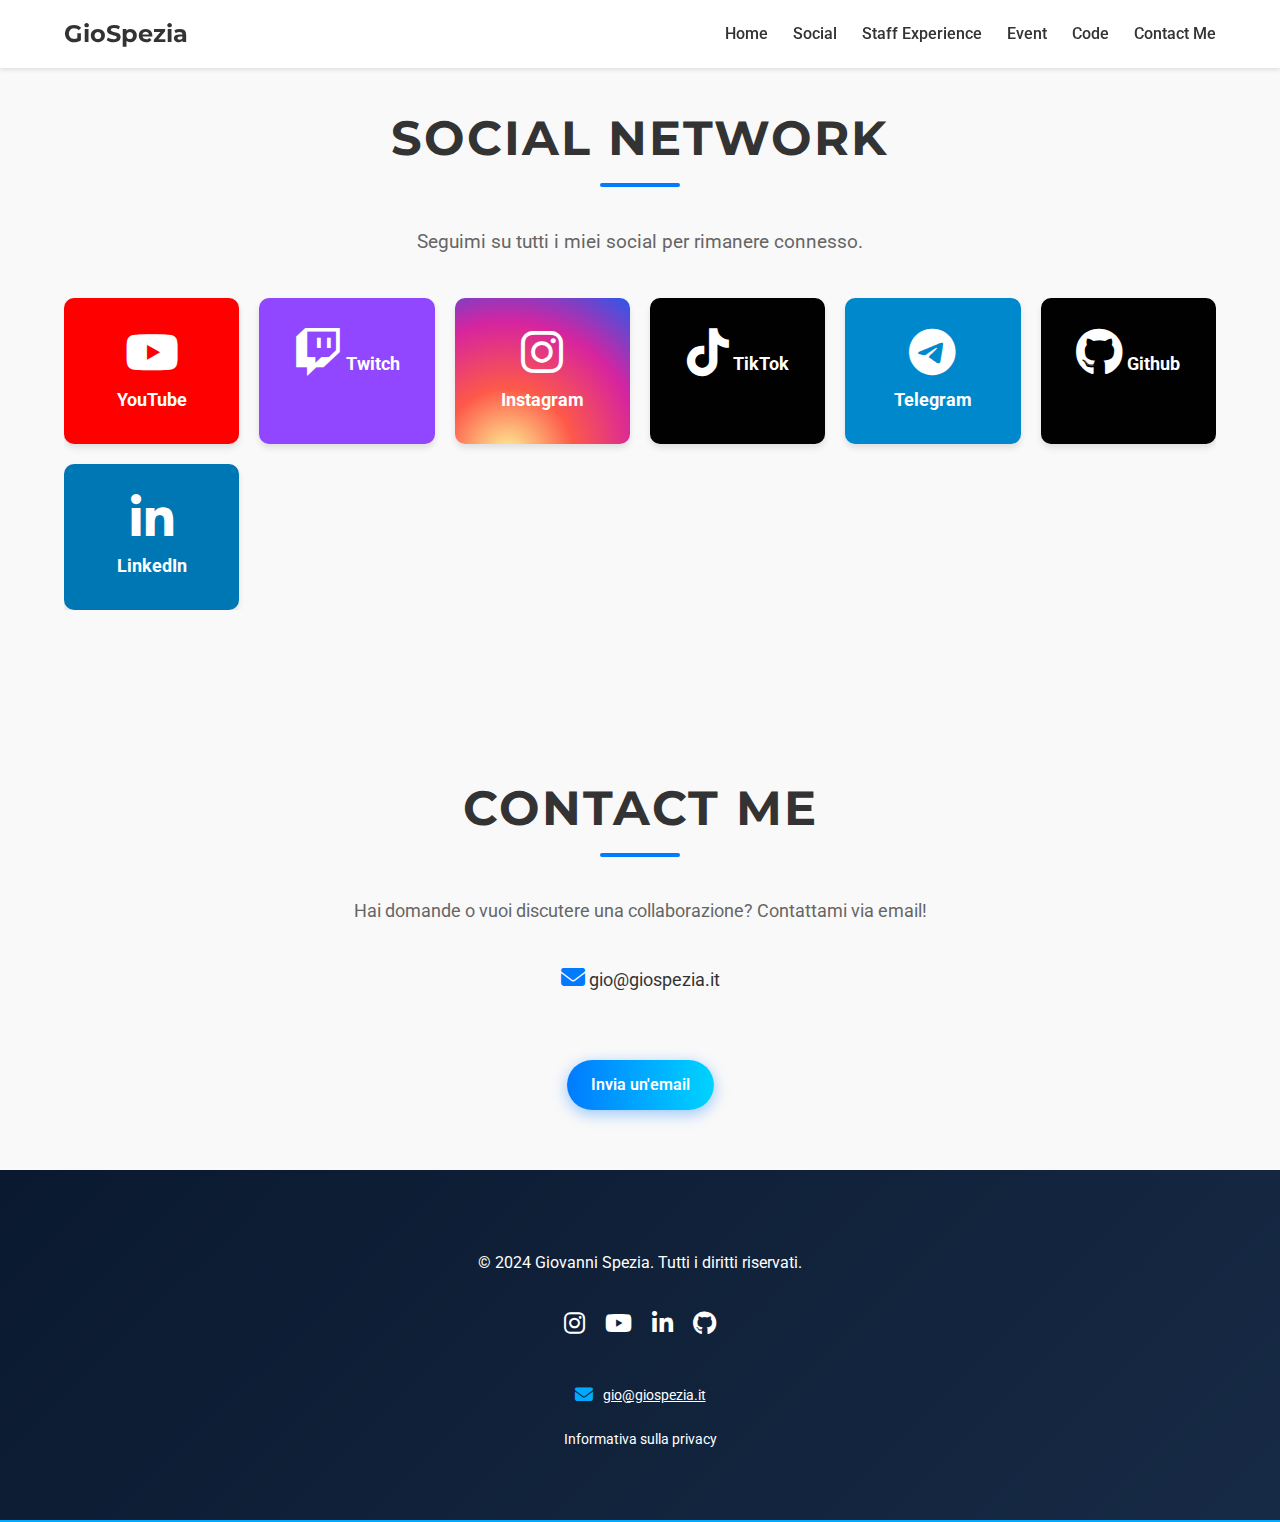
<file: social.html>
<!DOCTYPE html>
<html lang="it">
<head>
    <meta charset="UTF-8">
    <meta name="viewport" content="width=device-width, initial-scale=1.0">
    <title>Social - GioSpezia</title>
    <link rel="stylesheet" href="style.css">
    <link rel="stylesheet" href="https://cdnjs.cloudflare.com/ajax/libs/font-awesome/6.4.0/css/all.min.css">
    <link href="https://fonts.googleapis.com/css2?family=Roboto:wght@400;700&family=Montserrat:wght@600&display=swap" rel="stylesheet">
    <link rel="icon" href="img/icon.png" type="image/png">
</head>
<body>
    <canvas id="fireworksCanvas"></canvas>
    
    <header class="navbar">
        <div class="container">
            <div class="logo">
                <a href="index.html">GioSpezia</a>
            </div>
            <nav>
                <ul class="nav-links">
                    <li><a href="index.html" class="nav-link">Home</a></li>
                    <li><a href="#" class="nav-link">Social</a></li>
                    <li><a href="staffexp.html" class="nav-link">Staff Experience</a></li>
                    <li><a href="eventi.html" class="nav-link">Event</a></li>
                    <li><a href="code.html" class="nav-link">Code</a></li>
                    <li><a href="index.html#contact" class="nav-link">Contact Me</a></li>
                </ul>
            </nav>
            <div class="hamburger">
                <span></span>
                <span></span>
                <span></span>
            </div>
        </div>
    </header>

    <section class="social-section">
        <div class="container">
            <h1>Social Network</h1>
            <p>Seguimi su tutti i miei social per rimanere connesso.</p>
            <div class="social-grid">
                <a href="https://www.youtube.com/@GioSpezia" class="social-card youtube" target="_blank">
                    <i class="fab fa-youtube"></i>
                    <span>YouTube</span>
                </a>
                <a href="https://www.twitch.tv/giospezia" class="social-card twitch" target="_blank">
                    <i class="fab fa-twitch"></i>
                    <span>Twitch</span>
                </a>
                <a href="https://www.instagram.com/giospezia06/" class="social-card instagram" target="_blank">
                    <i class="fab fa-instagram"></i>
                    <span>Instagram</span>
                </a>
                <a href="https://www.tiktok.com/@giovaspezia" class="social-card tiktok" target="_blank">
                    <i class="fab fa-tiktok"></i>
                    <span>TikTok</span>
                </a>
                <a href="https://telegram.org" class="social-card telegram" target="_blank">
                    <i class="fab fa-telegram-plane"></i>
                    <span>Telegram</span>
                </a>
                <a href="https://github.com/giovannispezia" class="social-card github" target="_blank">
                    <i class="fab fa-github"></i>
                    <span>Github</span>
                </a>
                <a href="https://linkedin.com" class="social-card linkedin" target="_blank">
                    <i class="fab fa-linkedin-in"></i>
                    <span>LinkedIn</span>
                </a>
            </div>
        </div>
    </section>    

    <!-- Sezione Contact Me -->
    <section id="contact" class="contact-section">
        <h2>Contact Me</h2>
        <p>Hai domande o vuoi discutere una collaborazione? Contattami via email!</p>
        <div class="contact-info">
            <p><i class="fas fa-envelope contact-icon"></i> gio@giospezia.it</p>
        </div>
        <a href="mailto:gio@giospezia.it?subject=Richiesta%20di%20contatto" class="contact-btn">Invia un'email</a>
    </section>

    <!-- Footer -->
    <footer class="footer">
        <div class="container">
            <div class="footer-content">
                <p>&copy; 2024 Giovanni Spezia. Tutti i diritti riservati.</p>
                <div class="social-icons">
                    <a href="https://www.instagram.com/giospezia06/" target="_blank"><i class="fab fa-instagram"></i></a>
                    <a href="https://www.youtube.com/@GioSpezia" target="_blank"><i class="fab fa-youtube"></i></a>
                    <a href="https://www.linkedin.com/in/giovanni-spezia-71577124b/" target="_blank"><i class="fab fa-linkedin-in"></i></a>
                    <a href="https://github.com/giovannispezia" target="_blank"><i class="fab fa-github"></i></a>
                </div>
                <div class="quick-contact">
                    <div>
                        <i class="fas fa-envelope"></i> <a href="mailto:gio@giospezia.it">gio@giospezia.it</a>
                    </div>
                </div>
                <!-- Privacy Policy Link -->
                <div class="privacy-policy">
                    <a href="privacy.html" class="privacy-link">Informativa sulla privacy</a>
                </div>
            </div>
        </div>
    </footer>

    <!-- JavaScript -->
    <script src="script.js"></script>
</body>
</html>
</file>
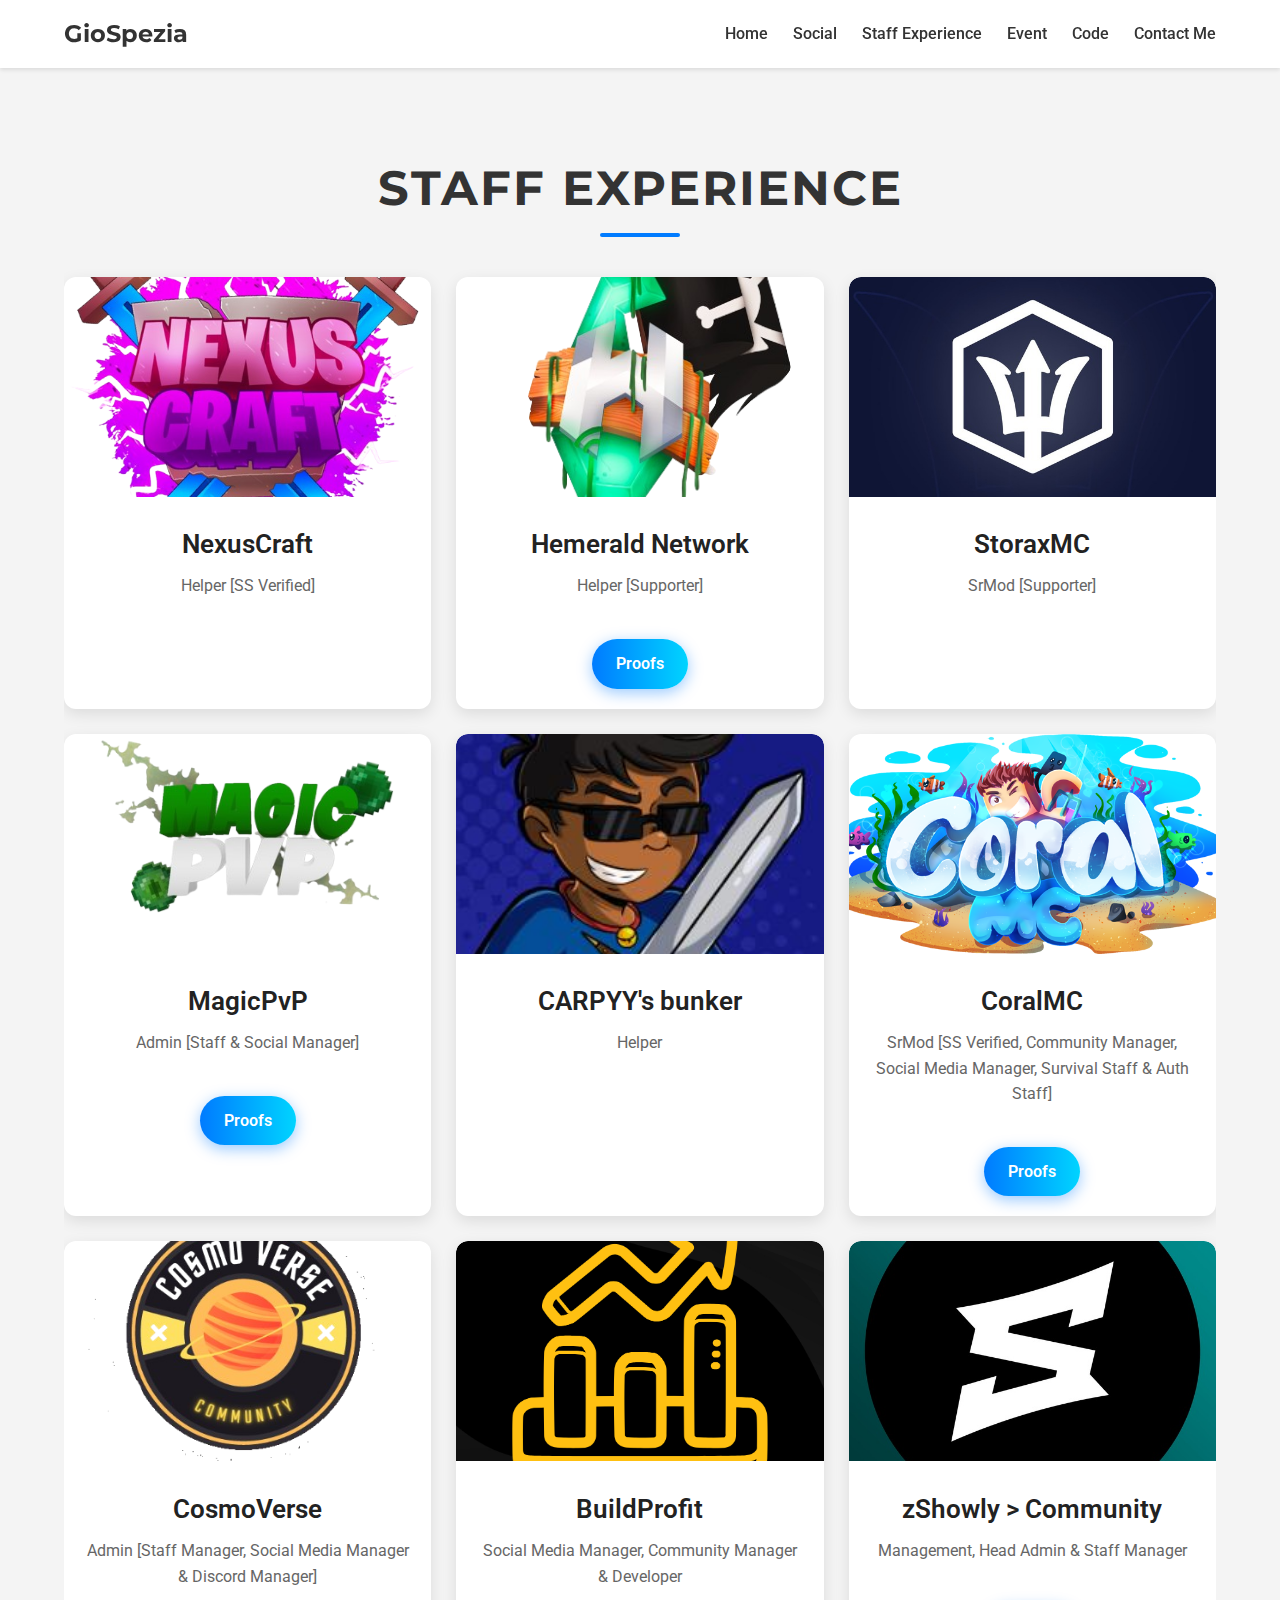
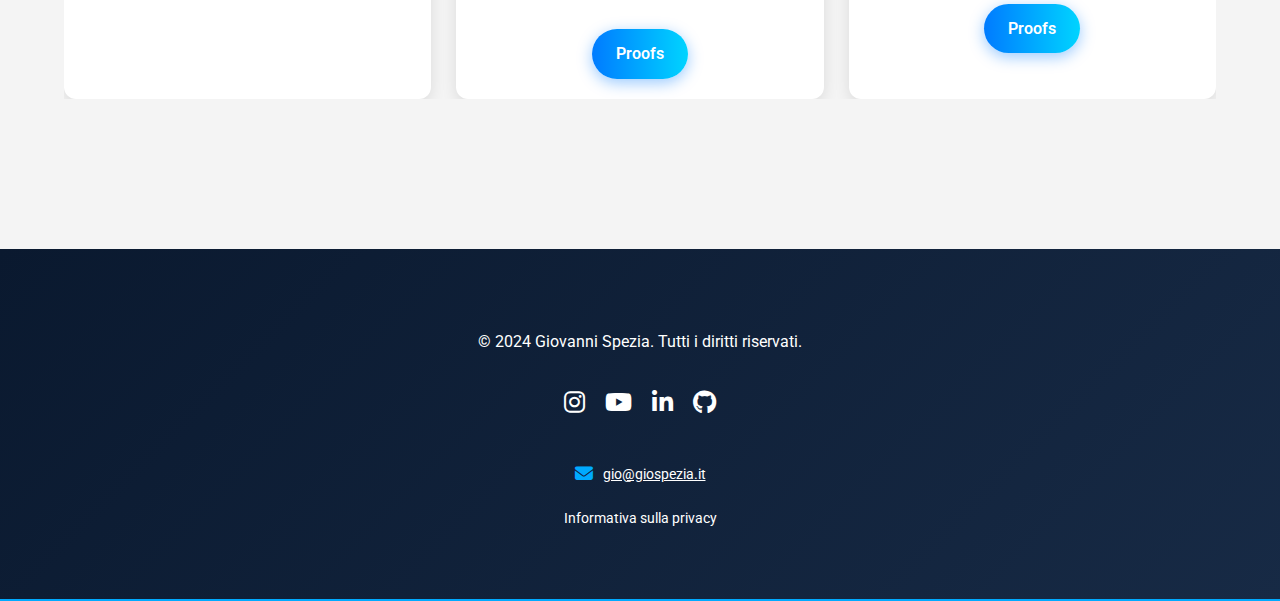
<file: staffexp.html>
<!DOCTYPE html>
<html lang="it">
<head>
    <meta charset="UTF-8">
    <meta name="viewport" content="width=device-width, initial-scale=1.0">
    <title>Staff Experience - GioSpezia</title>
    <link rel="stylesheet" href="style.css">
    <link rel="stylesheet" href="https://cdnjs.cloudflare.com/ajax/libs/font-awesome/6.4.0/css/all.min.css">
    <link href="https://fonts.googleapis.com/css2?family=Roboto:wght@400;700&family=Montserrat:wght@600&display=swap" rel="stylesheet">
    <link rel="icon" href="img/icon.png" type="image/png">
</head>
<body>
    <canvas id="fireworksCanvas"></canvas>
    
    <header class="navbar">
        <div class="container">
            <div class="logo">
                <a href="index.html#home">GioSpezia</a>
            </div>
            <nav>
                <ul class="nav-links">
                    <li><a href="index.html#home" class="nav-link">Home</a></li>
                    <li><a href="social.html" class="nav-link">Social</a></li>
                    <li><a href="#" class="nav-link">Staff Experience</a></li>
                    <li><a href="eventi.html" class="nav-link">Event</a></li>
                    <li><a href="code.html" class="nav-link">Code</a></li>
                    <li><a href="index.html#contact" class="nav-link">Contact Me</a></li>
                </ul>
            </nav>
            <div class="hamburger">
                <span></span>
                <span></span>
                <span></span>
            </div>
        </div>
    </header>

    <!-- Sezione Staff Experience -->
    <section id="projects" class="projects-section">
        <div class="container">
            <h2>Staff Experience</h2>
            <div class="projects-grid">
                <div class="project-card">
                    <img src="img/nexuscraft.png">
                    <div class="project-info">
                        <h3>NexusCraft</h3>
                        <p>Helper [SS Verified]</p>
                    </div>
                </div>

                <div class="project-card">
                    <img src="img/hemeraldnetwork.png" alt="Progetto 2">
                    <div class="project-info">
                        <h3>Hemerald Network</h3>
                        <p>Helper [Supporter]</p>
                        <a href="https://gyazo.com/727f151ffe758f83f9b7ccb528f08337" class="btn-secondary" target="_blank">Proofs</a>
                    </div>
                </div>

                <div class="project-card">
                    <img src="img/storaxmc.png" alt="Progetto 2">
                    <div class="project-info">
                        <h3>StoraxMC</h3>
                        <p>SrMod [Supporter]</p>
                    </div>
                </div>
                
                <div class="project-card">
                    <img src="img/magicpvp.png" alt="Progetto 2">
                    <div class="project-info">
                        <h3>MagicPvP</h3>
                        <p>Admin [Staff & Social Manager]</p>
                        <a href="https://imgur.com/a/zNIrpHG" class="btn-secondary" target="_blank">Proofs</a>
                    </div>
                </div>

                <div class="project-card">
                    <img src="img/CARPYY's bunker.png" alt="Progetto 2">
                    <div class="project-info">
                        <h3>CARPYY's bunker</h3>
                        <p>Helper</p>
                    </div>
                </div>

                <div class="project-card">
                    <img src="img/coralmc.png" alt="Progetto 2">
                    <div class="project-info">
                        <h3>CoralMC</h3>
                        <p>SrMod [SS Verified, Community Manager, Social Media Manager, Survival Staff & Auth Staff]</p>
                        <a href="https://imgur.com/a/nk1vDg1" class="btn-secondary" target="_blank">Proofs</a>
                    </div>
                </div>

                <div class="project-card">
                    <img src="img/cosmoverse.png" alt="Progetto 2">
                    <div class="project-info">
                        <h3>CosmoVerse</h3>
                        <p>Admin [Staff Manager, Social Media Manager & Discord Manager]</p>
                    </div>
                </div>

                <div class="project-card">
                    <img src="img/BuildProfit.png" alt="Progetto 2">
                    <div class="project-info">
                        <h3>BuildProfit</h3>
                        <p>Social Media Manager, Community Manager & Developer</p>
                        <a href="https://imgur.com/y7idbhP" class="btn-secondary" target="_blank">Proofs</a>
                    </div>
                </div>

                <div class="project-card">
                    <img src="img/zShowly.png" alt="Progetto 2">
                    <div class="project-info">
                        <h3>zShowly > Community</h3>
                        <p>Management, Head Admin & Staff Manager</p>
                        <a href="https://imgur.com/a/UAuVmd2" class="btn-secondary" target="_blank">Proofs</a>
                    </div>
                </div>

            </div>
        </div>
    </section>

    <!-- Footer -->
    <footer class="footer">
        <div class="container">
            <div class="footer-content">
                <p>&copy; 2024 Giovanni Spezia. Tutti i diritti riservati.</p>
                <div class="social-icons">
                    <a href="https://www.instagram.com/giospezia06/" target="_blank"><i class="fab fa-instagram"></i></a>
                    <a href="https://www.youtube.com/@GioSpezia" target="_blank"><i class="fab fa-youtube"></i></a>
                    <a href="https://www.linkedin.com/in/giovanni-spezia-71577124b/" target="_blank"><i class="fab fa-linkedin-in"></i></a>
                    <a href="https://github.com/giovannispezia" target="_blank"><i class="fab fa-github"></i></a>
                </div>
                <div class="quick-contact">
                    <div>
                        <i class="fas fa-envelope"></i> <a href="mailto:gio@giospezia.it">gio@giospezia.it</a>
                    </div>
                </div>
                <!-- Privacy Policy Link -->
                <div class="privacy-policy">
                    <a href="privacy.html" class="privacy-link">Informativa sulla privacy</a>
                </div>
            </div>
        </div>
    </footer>

    <!-- Back to Top Button -->
    <button id="back-to-top"><i class="fas fa-chevron-up"></i></button>

    <!-- JavaScript -->
    <script src="script.js"></script>
</body>
</html>
</file>
<file: style.css>
@import url('https://fonts.googleapis.com/css2?family=Roboto:wght@400;700&family=Montserrat:wght@600&display=swap');

/* Loading */
#loader-wrapper {
    position: fixed;
    top: 0;
    left: 0;
    width: 100%;
    height: 100%;
    background-color: #121212;
    display: flex;
    justify-content: center;
    align-items: center;
    flex-direction: column;
    overflow: hidden;
    opacity: 1;
    transition: opacity 1s ease;
    z-index: 1000;
}

#loader-text {
    font-size: 4rem;
    font-weight: bold;
    text-transform: uppercase;
    background: linear-gradient(90deg, #007BFF, #00D4FF);
    background-size: 200% 200%;
    -webkit-background-clip: text;
    -webkit-text-fill-color: transparent;
    animation: gradientShift 3s infinite, typing 2s steps(10) forwards;
    white-space: nowrap;
    overflow: hidden;
    border-right: 2px solid rgba(255, 255, 255, 0.75);
    width: 0;
}

@keyframes gradientShift {
    0% { background-position: 0% 50%; }
    50% { background-position: 100% 50%; }
    100% { background-position: 0% 50%; }
}

@keyframes typing {
    from { width: 0; }
    to { width: 10ch; }
}

::selection {
    background-color: #007BFF;
    color: white;
}

/* Cookie Banner */
/* Banner */
.cookie-banner {
    position: fixed;
    bottom: 30px;
    left: 50%;
    transform: translateX(-50%);
    background: #ffffff;
    border-radius: 18px;
    box-shadow: 0 8px 30px rgba(0,0,0,0.1);
    padding: 25px 30px;
    width: 90%;
    max-width: 520px;
    display: none;
    z-index: 9999;
    font-family: 'Segoe UI', sans-serif;
    animation: fadeIn 0.6s ease;
    overflow: hidden;
  }
  
  /* Chiudi */
  #closeBanner {
    position: absolute;
    top: 12px;
    right: 12px;
    background: linear-gradient(90deg, #007BFF, #00D4FF);
    border: none;
    border-radius: 50%;
    width: 34px;
    height: 34px;
    color: #fff;
    font-size: 16px;
    cursor: pointer;
    display: flex;
    align-items: center;
    justify-content: center;
    box-shadow: 0 2px 6px rgba(0, 123, 255, 0.3);
    transition: all 0.3s ease;
  }
  
  #closeBanner:hover {
    transform: scale(1.1) rotate(90deg);
    box-shadow: 0 4px 12px rgba(0, 123, 255, 0.4);
  }
  
  /* Titolo e testo */
  .cookie-content h3 {
    margin: 0 0 10px;
    font-size: 20px;
  }
  
  .cookie-content p {
    color: #555;
    font-size: 14px;
  }
  
  /* Bottoni */
  .cookie-buttons {
    margin-top: 15px;
    display: flex;
    gap: 10px;
    justify-content: center;
    flex-wrap: wrap;
  }
  
  .cookie-buttons button {
    padding: 10px 20px;
    border: none;
    border-radius: 8px;
    background: linear-gradient(90deg, #007BFF, #00D4FF);
    color: #fff;
    cursor: pointer;
    transition: all 0.3s;
    font-size: 14px;
  }
  
  .cookie-buttons button.outline {
    background: transparent;
    color: #007BFF;
    border: 1px solid #007BFF;
  }
  
  .cookie-buttons button:hover {
    transform: translateY(-2px);
    box-shadow: 0 4px 12px rgba(0, 123, 255, 0.3);
  }
  
  /* Preferenze */
  .cookie-manage {
    margin-top: 15px;
    display: none;
    text-align: left;
    animation: fadeIn 0.5s ease;
  }
  
  .cookie-manage h4 {
    margin-bottom: 8px;
  }
  
  .cookie-manage label {
    display: block;
    margin: 5px 0;
  }
  
  #savePreferences {
    margin-top: 10px;
    background: linear-gradient(90deg, #007BFF, #00D4FF);
    color: #fff;
    border: none;
    padding: 8px 16px;
    border-radius: 8px;
    cursor: pointer;
  }
  
  /* Reopen Button */
  #reopenButton {
    position: fixed;
    bottom: 25px;
    left: 25px;
    background: linear-gradient(90deg, #007BFF, #00D4FF);
    color: #fff;
    border: none;
    padding: 8px 14px;
    border-radius: 8px;
    cursor: pointer;
    display: none;
    z-index: 9999;
    transition: all 0.3s;
  }
  
  #reopenButton:hover {
    transform: scale(1.05);
  }
  
  /* Animazione */
  @keyframes fadeIn {
    from { opacity: 0; transform: translateY(20px); }
    to { opacity: 1; transform: translateY(0); }
  }  

* {
    margin: 0;
    padding: 0;
    box-sizing: border-box;
}

html {
    scroll-behavior: smooth;
}

body {
    font-family: 'Roboto', sans-serif;
    color: #333;
    line-height: 1.6;
    background-color: #f9f9f9;
}

a {
    color: white;
}

/* Container */
.container {
    width: 90%;
    max-width: 1200px;
    margin: auto;
    overflow: hidden;
}

/* Navbar */
.navbar {
    background-color: #ffffff;
    box-shadow: 0 2px 4px rgba(0,0,0,0.1);
    position: fixed;
    width: 100%;
    z-index: 1000;
}

.navbar .container {
    display: flex;
    justify-content: space-between;
    align-items: center;
    padding: 15px 0;
}

.logo a {
    text-decoration: none;
    font-size: 1.5rem;
    font-weight: 700;
    color: #333;
    font-family: 'Montserrat', sans-serif;
}

.nav-links {
    list-style: none;
    display: flex;
}

.nav-links li {
    margin-left: 25px;
}

.nav-link {
    text-decoration: none;
    color: #333;
    font-weight: 500;
    transition: color 0.3s ease;
}

.nav-link:hover {
    color: #007BFF;
}

/* Hamburger Menu */
.hamburger {
    display: none;
    flex-direction: column;
    cursor: pointer;
}

.hamburger span {
    height: 3px;
    width: 25px;
    background: #333;
    margin-bottom: 4px;
    border-radius: 5px;
}

/* Hero Section */
.home-section {
    height: 100vh;
    background: url('img/hero-bg.jpg') no-repeat center center/cover;
    display: flex;
    align-items: center;
    justify-content: center;
    position: relative;
    padding-top: 80px; /* Spazio per la navbar */
}

.hero {
    text-align: center;
    color: #fff;
    animation: fadeIn 2s ease-in-out;
}

.hero h1 {
    font-size: 3rem;
    margin-bottom: 20px;
    font-family: 'Montserrat', sans-serif;
}

.hero p {
    font-size: 1.2rem;
    margin-bottom: 30px;
}

.btn-primary {
    display: inline-block;
    margin-top: 25px;
    padding: 12px 24px;
    background: linear-gradient(90deg, #007BFF, #00D4FF);
    color: #fff;
    border: none;
    border-radius: 30px;
    text-decoration: none;
    font-weight: 600;
    box-shadow: 0 4px 15px rgba(0, 123, 255, 0.4);
    transition: background 0.3s ease, transform 0.2s ease;
}

.btn-primary:hover {
    background: linear-gradient(90deg, #0066cc, #00aaff);
    transform: translateY(-2px);
}

/* About Section */
.about-section {
    padding: 80px 0;
    background-color: #fff;
}

.about-section h2 {
    text-align: center;
    margin-bottom: 50px;
    font-size: 3rem;
    font-family: 'Montserrat', sans-serif;
    font-weight: 700;
    color: #333;
    text-transform: uppercase;
    letter-spacing: 2px;
    position: relative;
}

.about-section h2::after {
    content: "";
    width: 80px;
    height: 4px;
    background-color: #007BFF;
    position: absolute;
    left: 50%;
    bottom: -10px;
    transform: translateX(-50%);
    border-radius: 2px;
}

.about-content {
    display: flex;
    align-items: center;
    flex-wrap: wrap;
    gap: 30px;
}

/* Immagine con effetto floating */
.about-image img {
    width: 100%;
    max-width: 350px;
    border-radius: 15px;
    box-shadow: 0 10px 20px rgba(0,0,0,0.15);
    transition: transform 0.3s ease;
}

.about-image img:hover {
    transform: translateY(-5px);
}

/* Testo */
.about-text {
    max-width: 500px;
    text-align: left;
    font-size: 1.2rem;
    opacity: 0;
    transform: translateY(30px);
    transition: opacity 0.6s ease-out, transform 0.6s ease-out;
}

.about-text.fade-in {
    opacity: 1;
    transform: translateY(0);
}

/* Effetto animato sul testo */
.animated-text {
    position: relative;
    display: inline-block;
    background: linear-gradient(90deg, #007BFF, #00D4FF);
    -webkit-background-clip: text;
    -webkit-text-fill-color: transparent;
    animation: glowing-text 3s infinite linear;
}

@keyframes glowing-text {
    0% { background-position: 0% 50%; }
    50% { background-position: 100% 50%; }
    100% { background-position: 0% 50%; }
}

/* Founder Section */
.founder-section {
    padding: 100px 0;
    background: linear-gradient(135deg, #f2f7ff, #ffffff);
    color: #222;
    font-family: 'Montserrat', sans-serif;
}

.founder-header {
    text-align: center;
    margin-bottom: 60px;
}

.founder-header .icon {
    font-size: 48px;
    color: #007BFF;
    margin-bottom: 15px;
    animation: pulse 2s infinite;
}

.founder-header h2 {
    font-size: 2.8rem;
    margin: 0;
    font-weight: 700;
}

.tagline {
    font-size: 1.2rem;
    color: #555;
    margin-top: 10px;
}

/* Card layout */
.founder-card {
    display: flex;
    flex-wrap: wrap;
    align-items: center;
    justify-content: center;
    background-color: #ffffff;
    border: 2px solid #e0e7ff;
    border-radius: 20px;
    padding: 40px;
    box-shadow: 0 8px 24px rgba(0, 123, 255, 0.1);
    gap: 40px;
    max-width: 1000px;
    margin: 0 auto;
}

.founder-image img {
    width: 250px;
    max-width: 100%;
    border-radius: 15px;
    box-shadow: 0 10px 30px rgba(0, 123, 255, 0.2);
    transition: transform 0.3s ease;
}

.founder-image img:hover {
    transform: scale(1.05);
}

.founder-info {
    max-width: 550px;
}

.founder-info p {
    font-size: 1.15rem;
    line-height: 1.7;
    margin-bottom: 15px;
}

.founder-info .quote {
    font-style: italic;
    color: #007BFF;
    border-left: 3px solid #00D4FF;
    padding-left: 15px;
    margin-top: 20px;
}

.gradient-text {
    background: linear-gradient(90deg, #007BFF, #00D4FF);
    -webkit-background-clip: text;
    -webkit-text-fill-color: transparent;
}

.highlight {
    background-color: #e6f0ff;
    padding: 4px 8px;
    border-radius: 5px;
    color: #007BFF;
    font-weight: 600;
}

.founder-btn {
    display: inline-block;
    margin-top: 25px;
    padding: 12px 24px;
    background: linear-gradient(90deg, #007BFF, #00D4FF);
    color: #fff;
    border: none;
    border-radius: 30px;
    text-decoration: none;
    font-weight: 600;
    box-shadow: 0 4px 15px rgba(0, 123, 255, 0.4);
    transition: background 0.3s ease, transform 0.2s ease;
}

.founder-btn:hover {
    background: linear-gradient(90deg, #0066cc, #00aaff);
    transform: translateY(-2px);
}

/* Fade-in effect */
.fade-in {
    opacity: 0;
    transform: translateY(30px);
    animation: fadeInUp 0.8s forwards;
}

@keyframes fadeInUp {
    to {
        opacity: 1;
        transform: translateY(0);
    }
}

/* Icon animation */
@keyframes pulse {
    0% { transform: scale(1); }
    50% { transform: scale(1.1); }
    100% { transform: scale(1); }
}

/* Projects Section */
.projects-section {
    padding: 150px 0;
    background-color: #f4f4f4;
}

/* Titolo più impattante */
.projects-section h2 {
    text-align: center;
    margin-bottom: 50px;
    font-size: 3rem;
    font-family: 'Montserrat', sans-serif;
    font-weight: 700;
    color: #333;
    text-transform: uppercase;
    letter-spacing: 2px;
    position: relative;
}

.projects-section h2::after {
    content: "";
    width: 80px;
    height: 4px;
    background-color: #007BFF;
    position: absolute;
    left: 50%;
    bottom: -10px;
    transform: translateX(-50%);
    border-radius: 2px;
}

/* Miglioramento layout della griglia */
.projects-grid, .hidden-projects {
    display: grid; /* Nasconde i progetti extra di default */
    grid-template-columns: repeat(auto-fit, minmax(320px, 1fr));
    gap: 25px;
    justify-content: center;
}

/* Effetto più premium sulle card */
.project-card {
    background: #ffffff;
    border-radius: 12px;
    overflow: hidden;
    box-shadow: 0 5px 15px rgba(0, 0, 0, 0.1);
    transition: all 0.3s ease-in-out;
    position: relative;
}

.project-card:hover {
    transform: translateY(-5px);
    box-shadow: 0 10px 25px rgba(0, 0, 0, 0.15);
}

/* Effetto leggero al passaggio del mouse */
.project-card:hover img {
    filter: brightness(1.1);
}

/* Ottimizzazione immagini */
.project-card img {
    width: 100%;
    height: 220px;
    object-fit: cover;
    border-top-left-radius: 12px;
    border-top-right-radius: 12px;
}

/* Spazio ben bilanciato per le info */
.project-info {
    padding: 20px;
    text-align: center;
}

/* Miglioramento testo dei titoli */
.project-info h3 {
    font-size: 1.6rem;
    font-weight: 600;
    color: #222;
    margin-bottom: 8px;
}

/* Descrizione più elegante */
.project-info p {
    font-size: 1rem;
    color: #666;
    margin-bottom: 15px;
}

/* Pulsante "View" più accattivante */
.btn-secondary {
    display: inline-block;
    margin-top: 25px;
    padding: 12px 24px;
    background: linear-gradient(90deg, #007BFF, #00D4FF);
    color: #fff;
    border: none;
    border-radius: 30px;
    text-decoration: none;
    font-weight: 600;
    box-shadow: 0 4px 15px rgba(0, 123, 255, 0.4);
    transition: background 0.3s ease, transform 0.2s ease;
}

.btn-secondary:hover {
    background: linear-gradient(90deg, #0066cc, #00aaff);
    transform: translateY(-2px);
}

/* Pulsante toggle migliorato */
.toggle-container {
    display: flex;
    justify-content: center;
    align-items: center;
    width: 100%;
    margin-top: 30px;
}

/* Bottone toggle con effetto più fluido */
.btn-toggle {
    background: linear-gradient(90deg, #0066cc, #00aaff);
    color: white;
    padding: 12px 28px;
    font-size: 18px;
    font-weight: bold;
    border: none;
    border-radius: 50px;
    transition: all 0.3s ease-in-out;
    box-shadow: 0 4px 10px rgba(0, 123, 255, 0.3);
    display: flex;
    align-items: center;
    justify-content: center;
    gap: 10px;
    cursor: pointer;
    outline: none;
    text-transform: uppercase;
    font-family: 'Montserrat', sans-serif;
}

/* Effetto al passaggio del mouse */
.btn-toggle:hover {
    background: linear-gradient(135deg, #007BFF, #0056b3);
    transform: translateY(-3px);
    box-shadow: 0 6px 18px rgba(0, 86, 179, 0.4);
}

/* Effetto al click */
.btn-toggle:active {
    transform: translateY(1px);
    box-shadow: 0 2px 5px rgba(0, 86, 179, 0.4);
}

/* Animazione icona */
.btn-icon {
    transition: transform 0.3s ease-in-out;
}

.btn-toggle.active .btn-icon {
    transform: rotate(180deg);
}

/* Video Section */
.video-section {
    padding: 80px 0;
    background-color: #fff;
}

.video-section h2 {
    text-align: center;
    margin-bottom: 50px;
    font-size: 3rem;
    font-family: 'Montserrat', sans-serif;
    font-weight: 700;
    color: #333;
    text-transform: uppercase;
    letter-spacing: 2px;
    position: relative;
}

.video-section h2::after {
    content: "";
    width: 80px;
    height: 4px;
    background-color: #007BFF;
    position: absolute;
    left: 50%;
    bottom: -10px;
    transform: translateX(-50%);
    border-radius: 2px;
}

.video-container {
    display: flex;
    justify-content: center;
    align-items: center;
}

.video-container iframe {
    width: 100%;
    max-width: 800px;
    height: 450px;
    border: none;
    border-radius: 10px;
    box-shadow: 0 4px 8px rgba(0,0,0,0.1);
    transition: transform 0.3s ease;
}

.video-container iframe:hover {
    transform: scale(1.05);
}

/* Social Section */
.social-section {
    text-align: center;
    padding: 100px 0;
    background-color: #f9f9f9;
}

.social-section h1 {
    text-align: center;
    margin-bottom: 50px;
    font-size: 3rem;
    font-family: 'Montserrat', sans-serif;
    font-weight: 700;
    color: #333;
    text-transform: uppercase;
    letter-spacing: 2px;
    position: relative;
}

.social-section h1::after {
    content: "";
    width: 80px;
    height: 4px;
    background-color: #007BFF;
    position: absolute;
    left: 50%;
    bottom: -10px;
    transform: translateX(-50%);
    border-radius: 2px;
}

.social-section p {
    font-size: 1.2rem;
    color: #666;
    margin-bottom: 40px;
}

.social-grid {
    display: grid;
    grid-template-columns: repeat(auto-fit, minmax(150px, 1fr));
    gap: 20px;
}

.social-card {
    background-color: #fff;
    border-radius: 10px;
    box-shadow: 0 4px 6px rgba(0, 0, 0, 0.1);
    text-decoration: none;
    padding: 30px;
    text-align: center;
    color: #fff;
    font-size: 1rem;
    font-family: 'Roboto', sans-serif;
    transition: transform 0.3s ease, box-shadow 0.3s ease;
    position: relative;
}

.social-card i {
    font-size: 3rem;
    margin-bottom: 10px;
}

.social-card span {
    font-size: 1.1rem;
    font-weight: bold;
}

/* Colors per social */
.youtube { background-color: #FF0000; }
.twitch { background-color: #9146FF; }
.instagram { background: radial-gradient(circle at 30% 107%, #fdf497, #fd5949, #d6249f, #285AEB); }
.tiktok { background-color: #010101; }
.telegram { background-color: #0088cc; }
.linkedin { background-color: #0077B5; }
.github { background-color: #010101; }

/* Hover Effects */
.social-card:hover {
    transform: translateY(-10px);
    box-shadow: 0 8px 16px rgba(0, 0, 0, 0.2);
}

footer {
    padding: 20px 0;
    text-align: center;
    background-color: #333;
    color: #fff;
}

/* Stile base per la sezione servizi */
.services-section {
    padding: 60px 0;
    background-color: #f9f9f9;
    position: relative;
    overflow: hidden;
}

.services-section h2 {
    text-align: center;
    margin-bottom: 50px;
    font-size: 3rem;
    font-family: 'Montserrat', sans-serif;
    font-weight: 700;
    color: #333;
    text-transform: uppercase;
    letter-spacing: 2px;
    position: relative;
}

.services-section h2::after {
    content: "";
    width: 80px;
    height: 4px;
    background-color: #007BFF;
    position: absolute;
    left: 50%;
    bottom: -10px;
    transform: translateX(-50%);
    border-radius: 2px;
}

/* Griglia per i servizi */
.services-grid {
    display: grid;
    grid-template-columns: repeat(auto-fit, minmax(250px, 1fr));
    gap: 20px;
    opacity: 0;
    animation: fadeInUp 1.2s ease forwards;
}

/* Stile delle card dei servizi */
.service-card {
    background-color: #fff;
    padding: 50px;
    border-radius: 15px;
    box-shadow: 0 4px 6px rgba(0, 0, 0, 0.1);
    text-align: center;
    position: relative;
    transition: transform 0.3s ease, box-shadow 0.3s ease;
    overflow: hidden;
    opacity: 0;
    animation: fadeInUp 1s ease forwards;
}

/* Icona dei servizi con animazione */
.service-icon {
    font-size: 50px;
    color: #007BFF;
    margin-bottom: 10px;
    transform: scale(0);
    transition: transform 0.3s ease;
}

.service-card h3 {
    font-size: 24px;
    margin-bottom: 10px;
}

.service-card p {
    font-size: 16px;
    color: #555;
}

/* Stile dei bottoni fancy */
.btn-fancy {
    display: inline-block;
    margin-top: 25px;
    padding: 12px 24px;
    background: linear-gradient(90deg, #007BFF, #00D4FF);
    color: #fff;
    border: none;
    border-radius: 30px;
    text-decoration: none;
    font-weight: 600;
    box-shadow: 0 4px 15px rgba(0, 123, 255, 0.4);
    transition: background 0.3s ease, transform 0.2s ease;
}

.btn-fancy:hover {
    background: linear-gradient(90deg, #0066cc, #00aaff);
    transform: translateY(-2px);
}

/* Pulsante con effetto di onda al passaggio */
.btn-fancy::before {
    content: "";
    position: absolute;
    top: 50%;
    left: 50%;
    width: 300%;
    height: 300%;
    background-color: rgba(255, 255, 255, 0.2);
    transition: all 1s ease;
    border-radius: 50%;
    transform: translate(-50%, -50%) scale(0);
}

.btn-fancy:hover::before {
    transform: translate(-50%, -50%) scale(1);
    opacity: 0;
}

/* Per allineare meglio i bottoni */
.service-card {
    display: flex;
    flex-direction: column;
    justify-content: space-between;
    height: 100%;
}

/* Effetti di hover */
.service-card:hover {
    transform: translateY(-10px) scale(1.05);
    box-shadow: 0 8px 16px rgba(0, 0, 0, 0.2);
}

.service-card:hover .service-icon {
    transform: scale(1.2);
    color: #007BFF;
}

/* Animazioni */
@keyframes fadeInUp {
    from {
        transform: translateY(20px);
        opacity: 0;
    }
    to {
        transform: translateY(0);
        opacity: 1;
    }
}

@keyframes fadeInDown {
    from {
        transform: translateY(-20px);
        opacity: 0;
    }
    to {
        transform: translateY(0);
        opacity: 1;
    }
}

/* Sezione Eventi */
.events-section {
    padding: 60px 0;
    background-color: #f9f9f9;
}

.events-section h2 {
    text-align: center;
    margin-bottom: 50px;
    font-size: 3rem;
    font-family: 'Montserrat', sans-serif;
    font-weight: 700;
    color: #333;
    text-transform: uppercase;
    letter-spacing: 2px;
    position: relative;
}

.events-section h2::after {
    content: "";
    width: 80px;
    height: 4px;
    background-color: #007BFF;
    position: absolute;
    left: 50%;
    bottom: -10px;
    transform: translateX(-50%);
    border-radius: 2px;
}

.events-grid {
    display: grid;
    grid-template-columns: repeat(auto-fit, minmax(300px, 1fr));
    gap: 20px;
}

.event-card {
    background: #fff;
    border-radius: 10px;
    box-shadow: 0 4px 8px rgba(0, 0, 0, 0.1);
    overflow: hidden;
    transition: transform 0.3s, box-shadow 0.3s;
}

.event-card:hover {
    transform: translateY(-10px);
    box-shadow: 0 8px 16px rgba(0, 0, 0, 0.2);
}

.event-card img {
    width: 100%;
    height: auto;
    transition: transform 0.3s;
}

.event-card:hover img {
    transform: scale(1.1);
}

.event-info {
    padding: 20px;
    text-align: center;
}

.event-info h3 {
    margin: 10px 0;
    font-size: 24px;
    color: #333;
}

.event-info p {
    font-size: 16px;
    color: #666;
    margin-bottom: 20px;
}

/* Sezione Contact Me */
.contact-section {
    padding: 60px 0;
    background-color: #f9f9f9;
    text-align: center;
}

.contact-section h2 {
    text-align: center;
    margin-bottom: 50px;
    font-size: 3rem;
    font-family: 'Montserrat', sans-serif;
    font-weight: 700;
    color: #333;
    text-transform: uppercase;
    letter-spacing: 2px;
    position: relative;
}

.contact-section h2::after {
    content: "";
    width: 80px;
    height: 4px;
    background-color: #007BFF;
    position: absolute;
    left: 50%;
    bottom: -10px;
    transform: translateX(-50%);
    border-radius: 2px;
}

.contact-section p {
    font-size: 18px;
    color: #666;
    margin-bottom: 40px;
}

.contact-info {
    display: flex;
    justify-content: center;
    align-items: center;
    gap: 10px; /* Ridotto da 20px per un margine più stretto tra l'icona e il testo */
    margin-bottom: 40px;
}

.contact-info p {
    font-size: 18px;
    color: #333;
    margin: 0;
}

.contact-icon {
    font-size: 24px;
    color: #007bff;
}

.contact-btn {
    display: inline-block;
    margin-top: 25px;
    padding: 12px 24px;
    background: linear-gradient(90deg, #007BFF, #00D4FF);
    color: #fff;
    border: none;
    border-radius: 30px;
    text-decoration: none;
    font-weight: 600;
    box-shadow: 0 4px 15px rgba(0, 123, 255, 0.4);
    transition: background 0.3s ease, transform 0.2s ease;
}

.contact-btn:hover {
    background: linear-gradient(90deg, #0066cc, #00aaff);
    transform: translateY(-2px);
}

/* Sezione Testimonianze */
.testimonials-section {
    margin: 40px 0;
}

.testimonials-section h3 {
    font-size: 28px;
    color: #333;
    margin-bottom: 20px;
}

.testimonials {
    display: flex;
    flex-direction: column;
    gap: 20px;
    max-width: 800px;
    margin: 0 auto;
}

.testimonial {
    background: #fff;
    border-radius: 10px;
    padding: 20px;
    box-shadow: 0 4px 8px rgba(0, 0, 0, 0.1);
}

.testimonial p {
    font-size: 16px;
    color: #666;
    margin-bottom: 10px;
}

.testimonial span {
    display: block;
    text-align: right;
    font-size: 14px;
    color: #333;
}

/* Galleria di Immagini */
.gallery-section {
    margin: 40px 0;
}

.gallery-section h3 {
    font-size: 28px;
    color: #333;
    margin-bottom: 20px;
}

.gallery {
    display: flex;
    flex-wrap: wrap;
    justify-content: center;
    gap: 10px;
}

.gallery img {
    width: 200px;
    height: 200px;
    object-fit: cover;
    border-radius: 10px;
    box-shadow: 0 4px 8px rgba(0, 0, 0, 0.1);
    transition: transform 0.3s;
}

.gallery img:hover {
    transform: scale(1.05);
}

/* Footer */
.footer {
    background: linear-gradient(135deg, #0a192f, #172a45);
    padding: 50px 0;
    color: #fff;
    text-align: center;
    position: relative;
}

.footer .footer-content {
    max-width: 1200px;
    margin: 0 auto;
    padding: 20px;
    display: flex;
    flex-direction: column;
    align-items: center;
}

.footer .footer-content p {
    font-size: 16px;
    margin: 10px 0;
}

.footer .social-icons {
    margin-top: 20px;
    display: flex;
    justify-content: center;
    gap: 20px;
}

.footer .social-icons a {
    color: #fff;
    font-size: 24px;
    transition: color 0.3s ease, transform 0.3s ease;
}

.footer .social-icons a:hover {
    color: #00aaff;
    transform: scale(1.2);
}

.footer .quick-contact {
    margin-top: 40px;
    display: flex;
    justify-content: center;
    gap: 40px;
    font-size: 14px;
}

.footer .quick-contact div {
    display: flex;
    align-items: center;
    gap: 10px;
}

.footer .quick-contact div i {
    font-size: 18px;
    color: #00aaff;
}

.footer::after {
    content: '';
    position: absolute;
    left: 50%;
    bottom: 0;
    width: 100%;
    height: 2px;
    background: #00aaff;
    transform: translateX(-50%);
}

.footer .privacy-policy {
    margin-top: 20px;
}

.footer .privacy-policy .privacy-link {
    color: #fff;
    font-size: 14px;
    text-decoration: none;
    transition: color 0.3s ease;
}

.footer .privacy-policy .privacy-link:hover {
    color: #00aaff;
}

/* Privacy */
.privacy-section {
    background: #f9f9f9;
    padding: 50px 0;
}

.privacy-container {
    max-width: 800px;
    margin: 0 auto;
    background: white;
    padding: 30px;
    border-radius: 10px;
    box-shadow: 0px 4px 10px rgba(0, 0, 0, 0.1);
}

.privacy-title {
    font-size: 28px;
    font-weight: bold;
    text-align: center;
    color: #333;
    margin-bottom: 20px;
}

.privacy-date {
    text-align: center;
    font-size: 14px;
    color: #666;
}

.privacy-content h3 {
    font-size: 20px;
    color: #444;
    margin-top: 20px;
}

.privacy-content p,
.privacy-content ul {
    font-size: 16px;
    color: #555;
    line-height: 1.6;
}

.privacy-content ul {
    list-style-type: disc;
    padding-left: 20px;
}

.privacy-content a {
    color: #007bff;
    text-decoration: none;
}

.privacy-content a:hover {
    text-decoration: underline;
}

/* Back to Top Button */
#back-to-top {
    position: fixed;
    bottom: 40px;
    right: 40px;
    background: linear-gradient(90deg, #007BFF, #00D4FF);
    color: #fff;
    border: none;
    padding: 15px;
    border-radius: 50%;
    cursor: pointer;
    display: none;
    font-size: 1.2rem;
    z-index: 1000;
    transition: background-color 0.3s ease;
}

#back-to-top:hover {
    background-color: #0056b3;
}

/* Media Queries */
@media (max-width: 768px) {
    .nav-links {
        position: fixed;
        right: 0;
        height: 100vh;
        top: 0;
        background-color: #fff;
        flex-direction: column;
        align-items: center;
        width: 200px;
        transform: translateX(100%);
        transition: transform 0.3s ease-in-out;
        box-shadow: -2px 0 5px rgba(0,0,0,0.1);
    }

    .nav-links li {
        margin: 20px 0;
    }

    .nav-links.open {
        transform: translateX(0);
    }

    .hamburger {
        display: flex;
    }

    .about-content {
        flex-direction: column;
        text-align: center;
    }

    .curriculum-content {
        padding: 0 20px;
    }
}

/* Animazioni */
@keyframes fadeIn {
    from { opacity: 0; }
    to { opacity: 1; }
}

/* 2025 */
#fireworksCanvas {
    position: fixed;
    top: 0;
    left: 0;
    width: 100%;
    height: 100%;
    pointer-events: none;
    z-index: 9999;
}

/* Code Gallery */
.code-section {
    padding: 80px 0;
    background-color: #f9f9f9;
    text-align: center;
}

.code-section h2 {
    font-size: 3rem;
    font-family: 'Montserrat', sans-serif;
    font-weight: 700;
    color: #333;
    position: relative;
    margin-bottom: 10px;
}

.code-section h2::after {
    content: "";
    width: 80px;
    height: 4px;
    background-color: #007BFF;
    position: absolute;
    left: 50%;
    bottom: -10px;
    transform: translateX(-50%);
    border-radius: 2px;
}

.section-subtitle {
    font-size: 1.1rem;
    color: #666;
    margin-bottom: 50px;
}

.code-cards {
    display: grid;
    grid-template-columns: repeat(auto-fit, minmax(320px, 1fr));
    gap: 30px;
    justify-content: center;
    padding: 0 20px;
}

.code-card {
    background: #fff;
    padding: 30px;
    border-radius: 20px;
    box-shadow: 0 10px 25px rgba(0, 123, 255, 0.1);
    text-align: left;
    transition: transform 0.3s ease, box-shadow 0.3s ease;
    position: relative;
}

.code-card:hover {
    transform: translateY(-6px);
    box-shadow: 0 15px 30px rgba(0, 123, 255, 0.15);
}

.code-header {
    display: flex;
    align-items: center;
    gap: 10px;
    margin-bottom: 15px;
}

.code-icon {
    font-size: 1.4rem;
    color: #007BFF;
}

.code-header h3 {
    font-size: 1.4rem;
    color: #007BFF;
}

.code-description {
    font-size: 1rem;
    color: #444;
    margin-bottom: 15px;
}

.code-preview {
    background: #f0f4ff;
    color: #1a1a1a;
    font-family: monospace;
    padding: 12px;
    border-radius: 10px;
    font-size: 0.95rem;
    overflow-x: auto;
    margin-bottom: 20px;
}

.code-actions {
    display: flex;
    gap: 10px;
    flex-wrap: wrap;
}

.copy-btn,
.demo-btn {
    padding: 10px 18px;
    border: none;
    border-radius: 25px;
    font-weight: 600;
    font-size: 0.95rem;
    cursor: pointer;
    transition: all 0.3s ease;
    display: inline-flex;
    align-items: center;
    gap: 8px;
    text-decoration: none;
}

.copy-btn {
    background: linear-gradient(90deg, #007BFF, #00D4FF);
    color: white;
}

.copy-btn:hover {
    background: linear-gradient(90deg, #0056b3, #0099cc);
}

.demo-btn {
    background-color: #e9f3ff;
    color: #007BFF;
}

.demo-btn:hover {
    background-color: #d0e7ff;
}

.demo-btn.disabled {
    opacity: 0.4;
    pointer-events: none;
}
</file>
